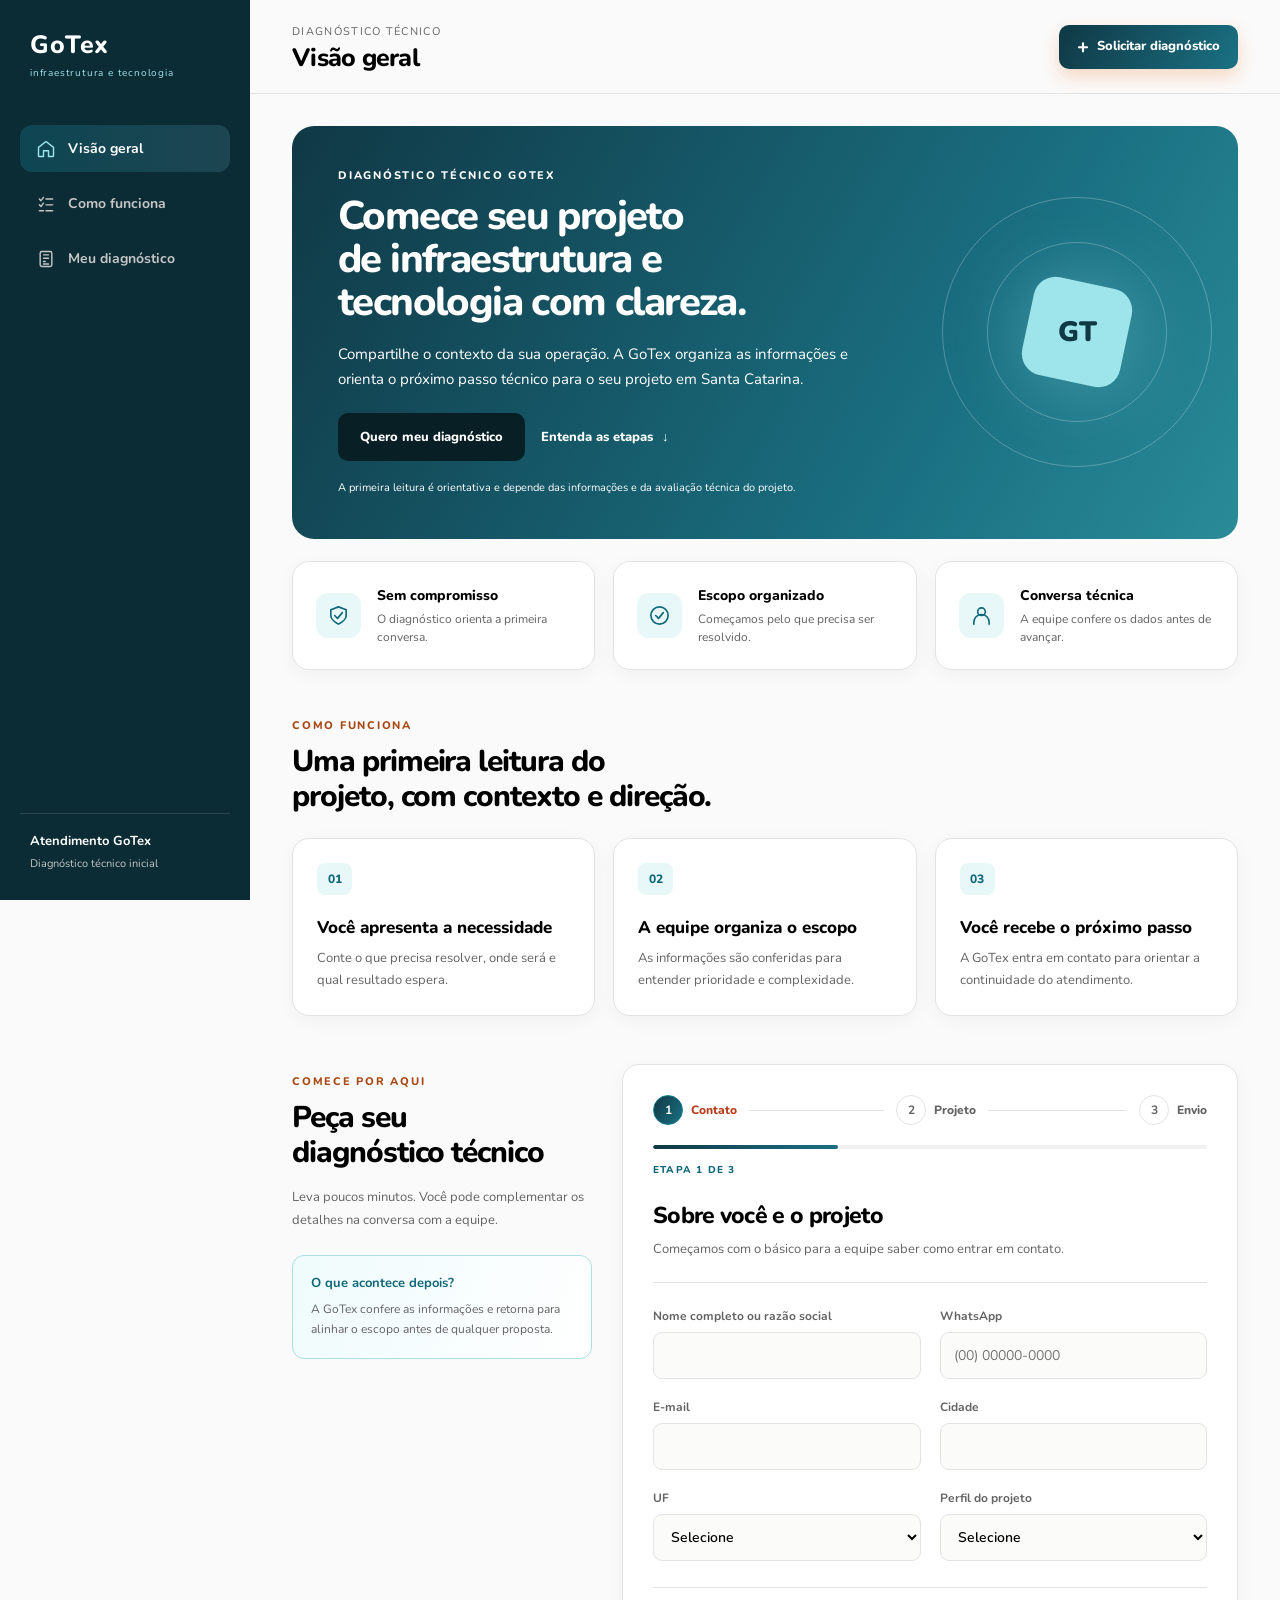
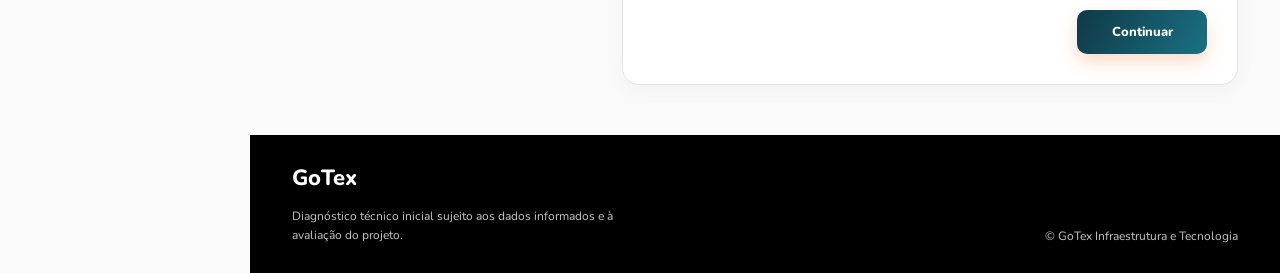
<file: gotex-diagnostico.html>
<!doctype html>
<html lang="pt-BR">
<head>
  <meta charset="UTF-8"><meta name="viewport" content="width=device-width,initial-scale=1">
  <meta name="description" content="Solicite um diagnóstico técnico da GoTex Infraestrutura e Tecnologia em Santa Catarina.">
  <title>Diagnóstico técnico | GoTex Infraestrutura e Tecnologia</title>
  <link rel="preconnect" href="https://fonts.googleapis.com"><link rel="preconnect" href="https://fonts.gstatic.com" crossorigin>
  <link href="https://fonts.googleapis.com/css2?family=Nunito:wght@400;600;700;800;900&display=swap" rel="stylesheet">
  <link rel="stylesheet" href="/theme-portico.css"><link rel="stylesheet" href="/portico-diagnostico.css"><link rel="stylesheet" href="/gotex-diagnostico.css">
</head>
<body class="gotex-diagnostic-page">
  <a class="skip-link" href="#diagnostico">Ir para o formulário</a>
  <div class="public-app-shell">
    <aside class="public-sidebar">
      <a class="gotex-brand" href="/gotex" aria-label="GoTex - início"><strong>GoTex</strong><small>infraestrutura e tecnologia</small></a>
      <nav class="public-nav" aria-label="Navegação da campanha">
        <a class="public-nav-item active" href="#inicio" aria-current="location"><svg viewBox="0 0 24 24" aria-hidden="true"><path d="m3 10 9-7 9 7v10a1 1 0 0 1-1 1h-5v-7H9v7H4a1 1 0 0 1-1-1Z"/></svg><b>Visão geral</b></a>
        <a class="public-nav-item" href="#como-funciona"><svg viewBox="0 0 24 24" aria-hidden="true"><path d="m4 6 2 2 3-4M12 6h8M4 13l2 2 3-4M12 13h8M4 20h5m3 0h8"/></svg><b>Como funciona</b></a>
        <a class="public-nav-item" href="#diagnostico"><svg viewBox="0 0 24 24" aria-hidden="true"><rect x="5" y="3" width="14" height="18" rx="2"/><path d="M9 7h6M9 11h6M9 15h2m-2 3h6"/></svg><b>Meu diagnóstico</b></a>
      </nav>
      <div class="public-sidebar-footer"><strong>Atendimento GoTex</strong><small>Diagnóstico técnico inicial</small></div>
    </aside>
    <div class="public-workspace">
      <header class="site-header"><div class="site-header-title"><small>DIAGNÓSTICO TÉCNICO</small><p>Visão geral</p></div><a class="header-link" href="#diagnostico"><span aria-hidden="true">+</span> Solicitar diagnóstico</a></header>
      <main>
        <section class="hero" id="inicio" aria-labelledby="campaignTitle"><div class="hero-copy"><p class="eyebrow">DIAGNÓSTICO TÉCNICO GOTEX</p><h1 id="campaignTitle">Comece seu projeto de infraestrutura e tecnologia com clareza.</h1><p class="hero-lede">Compartilhe o contexto da sua operação. A GoTex organiza as informações e orienta o próximo passo técnico para o seu projeto em Santa Catarina.</p><div class="hero-actions"><a class="button button-primary" href="#diagnostico">Quero meu diagnóstico</a><a class="text-link" href="#como-funciona">Entenda as etapas <span aria-hidden="true">↓</span></a></div><p class="hero-note">A primeira leitura é orientativa e depende das informações e da avaliação técnica do projeto.</p></div><div class="hero-art" aria-hidden="true"><div class="gotex-core"><span>GT</span></div><div class="orbital orbital-one"></div><div class="orbital orbital-two"></div></div></section>
        <section class="trust-strip" aria-label="Informações importantes"><div><span class="trust-icon"><svg viewBox="0 0 24 24"><path d="m12 3 8 3v6c0 5-8 9-8 9s-8-4-8-9V6Z"/><path d="m8 12 3 3 5-6"/></svg></span><span><strong>Sem compromisso</strong><small>O diagnóstico orienta a primeira conversa.</small></span></div><div><span class="trust-icon"><svg viewBox="0 0 24 24"><circle cx="12" cy="12" r="9"/><path d="m8 12 3 3 5-6"/></svg></span><span><strong>Escopo organizado</strong><small>Começamos pelo que precisa ser resolvido.</small></span></div><div><span class="trust-icon"><svg viewBox="0 0 24 24"><circle cx="12" cy="8" r="4"/><path d="M4 21v-2a8 8 0 0 1 16 0v2"/></svg></span><span><strong>Conversa técnica</strong><small>A equipe confere os dados antes de avançar.</small></span></div></section>
        <section class="steps-section" id="como-funciona"><div class="section-heading"><p class="eyebrow">COMO FUNCIONA</p><h2>Uma primeira leitura do projeto, com contexto e direção.</h2></div><div class="steps-grid"><article><span>01</span><h3>Você apresenta a necessidade</h3><p>Conte o que precisa resolver, onde será e qual resultado espera.</p></article><article><span>02</span><h3>A equipe organiza o escopo</h3><p>As informações são conferidas para entender prioridade e complexidade.</p></article><article><span>03</span><h3>Você recebe o próximo passo</h3><p>A GoTex entra em contato para orientar a continuidade do atendimento.</p></article></div></section>
        <section class="form-section" id="diagnostico" aria-labelledby="formTitle"><div class="form-intro"><p class="eyebrow">COMECE POR AQUI</p><h2 id="formTitle">Peça seu diagnóstico técnico</h2><p>Leva poucos minutos. Você pode complementar os detalhes na conversa com a equipe.</p><div class="form-side-note"><strong>O que acontece depois?</strong><span>A GoTex confere as informações e retorna para alinhar o escopo antes de qualquer proposta.</span></div></div><div class="form-card"><div class="form-progress" id="formProgress"><ol class="form-stepper" aria-label="Etapas do diagnóstico"><li class="active" aria-current="step"><b>1</b><span>Contato</span></li><li><b>2</b><span>Projeto</span></li><li><b>3</b><span>Envio</span></li></ol><div class="progress" role="progressbar" aria-label="Progresso do formulário" aria-valuemin="0" aria-valuemax="3" aria-valuenow="1" aria-valuetext="Etapa 1 de 3"><span class="progress-bar" id="progressBar"></span></div><div class="step-label" id="stepLabel" aria-live="polite">Etapa 1 de 3</div></div>
          <form id="diagnosticForm" novalidate><fieldset class="form-step active" data-step="1"><legend>Sobre você e o projeto</legend><p class="fieldset-help">Começamos com o básico para a equipe saber como entrar em contato.</p><div class="field-grid"><label>Nome completo ou razão social<input name="name" type="text" autocomplete="name" maxlength="120" required></label><label>WhatsApp<input name="whatsapp" type="tel" inputmode="tel" autocomplete="tel" placeholder="(00) 00000-0000" maxlength="20" required></label><label>E-mail<input name="email" type="email" autocomplete="email" maxlength="254" required></label><label>Cidade<input name="city" type="text" autocomplete="address-level2" maxlength="120" required></label><label>UF<select name="state" autocomplete="address-level1" required><option value="">Selecione</option><option>SC</option><option>PR</option><option>RS</option><option>SP</option><option>Outro</option></select></label><label>Perfil do projeto<select name="profile" required><option value="">Selecione</option><option>Residencial</option><option>Comercial</option><option>Industrial</option><option>Outro</option></select></label></div></fieldset>
            <fieldset class="form-step" data-step="2" hidden><legend>Contexto da necessidade</legend><p class="fieldset-help">Quanto mais contexto você compartilhar, melhor será a primeira conversa.</p><div class="field-grid"><label>Especialidade<select name="service" required><option value="">Selecione</option><option>Infraestrutura</option><option>Tecnologia</option><option>Integração</option><option>Diagnóstico técnico</option><option>Outro</option></select></label><label>Momento do projeto<select name="projectStage" required><option value="">Selecione</option><option>Estou pesquisando</option><option>Já tenho uma necessidade definida</option><option>Preciso resolver com prioridade</option><option>Quero revisar uma solução existente</option></select></label><label class="wide">O que você precisa resolver?<textarea name="notes" rows="6" maxlength="2000" placeholder="Descreva o desafio, local, prazo ou resultado esperado."></textarea></label></div></fieldset>
            <fieldset class="form-step" data-step="3" hidden><legend>Confirme e envie</legend><p class="fieldset-help">Revise os dados. A equipe da GoTex usará essas informações somente para este atendimento inicial.</p><label class="check-row"><input name="privacyAccepted" type="checkbox" required><span>Li e concordo que a GoTex use estes dados para atender minha solicitação e preparar o próximo passo do diagnóstico técnico.</span></label><p class="privacy-copy">A empresa responsável pelo atendimento é GoTex Infraestrutura e Tecnologia, em Santa Catarina. Consulte a <a href="/privacidade">política de privacidade</a>.</p></fieldset><p class="form-error" id="formError" role="alert"></p><div class="form-actions"><button class="button button-ghost" id="prevStep" type="button" hidden>Voltar</button><button class="button button-primary" id="nextStep" type="button">Continuar</button></div></form><section class="confirmation" id="confirmation" hidden aria-labelledby="confirmationTitle"><div class="confirmation-icon">✓</div><p class="eyebrow">SOLICITAÇÃO RECEBIDA</p><h2 id="confirmationTitle" tabindex="-1">Seu diagnóstico entrou na fila de conferência.</h2><p>Guarde seu protocolo. A equipe GoTex vai revisar os dados antes de retornar.</p><div class="protocol-box"><span>PROTOCOLO</span><strong id="protocol"></strong></div><a class="button button-primary" href="#inicio">Voltar ao início</a></section></div></section>
      </main>
      <footer class="site-footer"><div><strong class="footer-gotex">GoTex</strong><p>Diagnóstico técnico inicial sujeito aos dados informados e à avaliação do projeto.</p></div><span>© GoTex Infraestrutura e Tecnologia</span></footer>
    </div>
  </div>
  <script src="/gotex-diagnostico.js"></script>
</body>
</html>
</file>
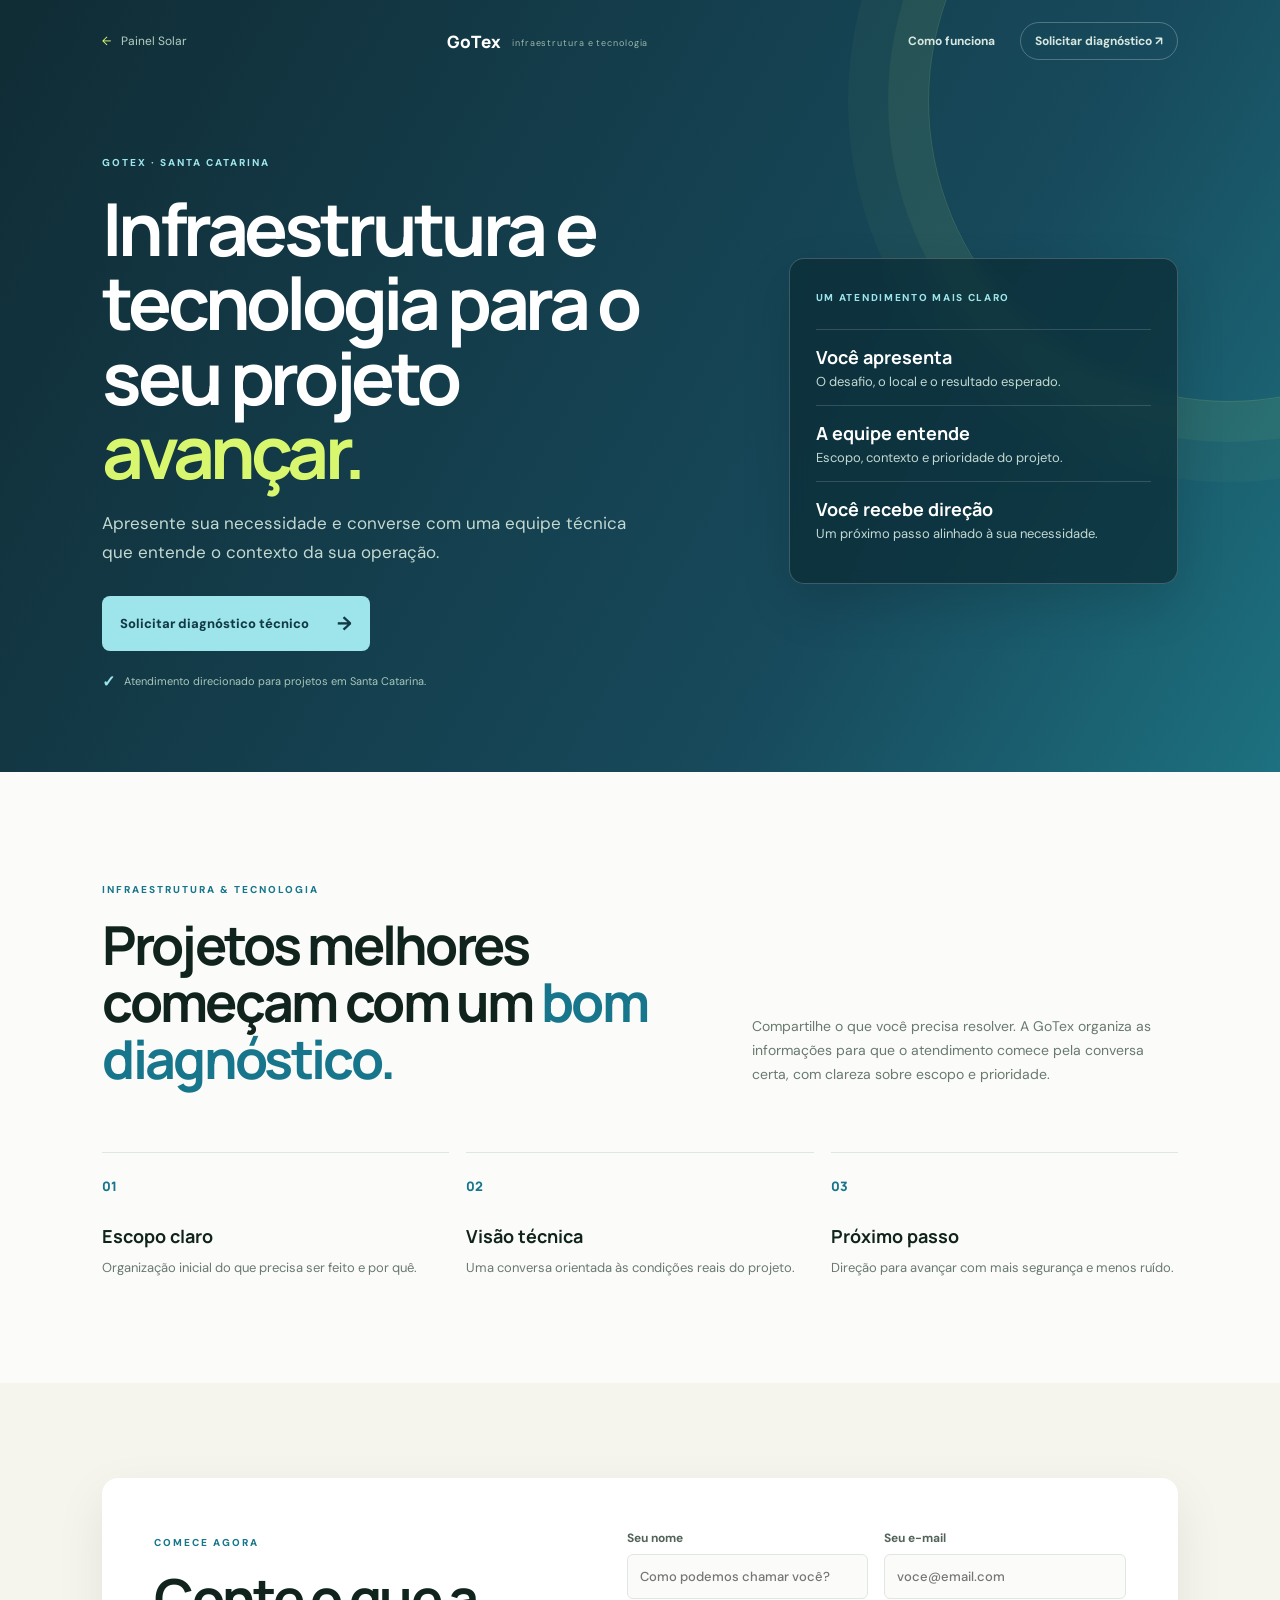
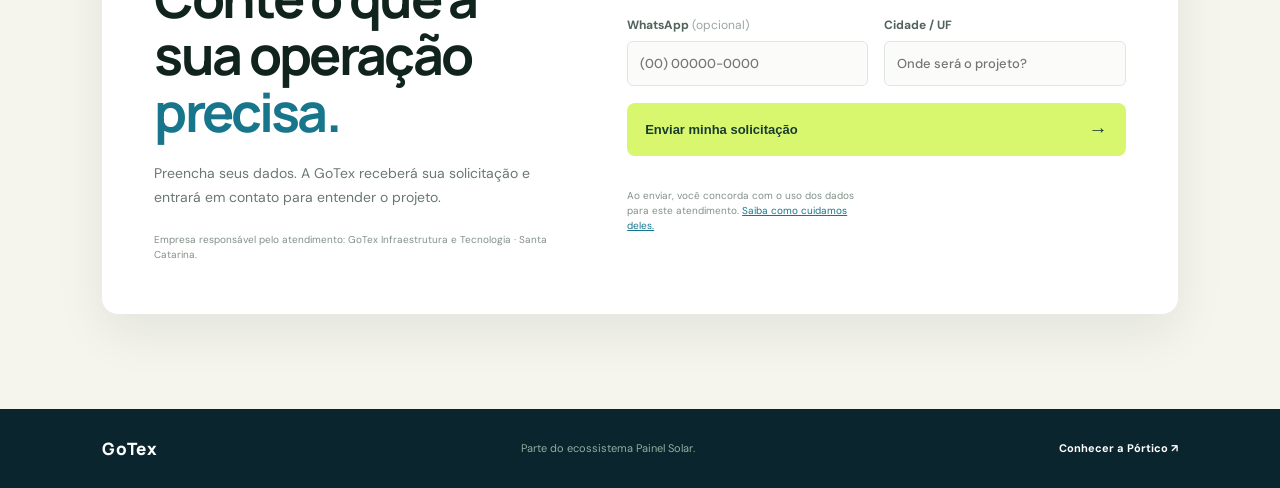
<file: gotex.html>
<!doctype html>
<html lang="pt-BR">
<head><meta charset="UTF-8"><meta name="viewport" content="width=device-width,initial-scale=1"><meta name="description" content="GoTex Infraestrutura e Tecnologia: fale com um especialista em Santa Catarina."><title>GoTex | Infraestrutura e tecnologia em Santa Catarina</title><link rel="preconnect" href="https://fonts.googleapis.com"><link rel="preconnect" href="https://fonts.gstatic.com" crossorigin><link href="https://fonts.googleapis.com/css2?family=DM+Sans:wght@400;500;600;700&family=Manrope:wght@600;700;800&display=swap" rel="stylesheet"><link rel="stylesheet" href="brand.css"></head>
<body class="gotex-page" data-company="gotex">
  <header class="brand-header"><a class="back-link" href="/"><span>←</span> Painel Solar</a><a class="brand-wordmark" href="/gotex"><span class="gotex-wordmark">GoTex</span><span><small>infraestrutura e tecnologia</small></span></a><nav><a href="#como-funciona">Como funciona</a><a class="header-button" href="/gotex/diagnostico">Solicitar diagnóstico <span>↗</span></a></nav></header>
  <main><section class="brand-hero gotex-theme"><div class="brand-hero-copy"><span class="eyebrow">GOTEX · SANTA CATARINA</span><h1>Infraestrutura e tecnologia para o seu projeto <em>avançar.</em></h1><p>Apresente sua necessidade e converse com uma equipe técnica que entende o contexto da sua operação.</p><a class="brand-button" href="/gotex/diagnostico">Solicitar diagnóstico técnico <span>→</span></a><div class="brand-hero-note"><b>✓</b> Atendimento direcionado para projetos em Santa Catarina.</div></div><div class="brand-panel"><span class="panel-kicker">UM ATENDIMENTO MAIS CLARO</span><ul><li><strong>Você apresenta</strong>O desafio, o local e o resultado esperado.</li><li><strong>A equipe entende</strong>Escopo, contexto e prioridade do projeto.</li><li><strong>Você recebe direção</strong>Um próximo passo alinhado à sua necessidade.</li></ul></div></section><section class="brand-content" id="como-funciona"><div class="brand-content-grid"><div><span class="section-label">INFRAESTRUTURA & TECNOLOGIA</span><h2>Projetos melhores começam com um <em>bom diagnóstico.</em></h2></div><p>Compartilhe o que você precisa resolver. A GoTex organiza as informações para que o atendimento comece pela conversa certa, com clareza sobre escopo e prioridade.</p></div><div class="value-grid"><article><b>01</b><h3>Escopo claro</h3><p>Organização inicial do que precisa ser feito e por quê.</p></article><article><b>02</b><h3>Visão técnica</h3><p>Uma conversa orientada às condições reais do projeto.</p></article><article><b>03</b><h3>Próximo passo</h3><p>Direção para avançar com mais segurança e menos ruído.</p></article></div></section><section class="lead-section" id="cadastro"><div class="lead-card"><div class="form-copy"><span class="section-label">COMECE AGORA</span><h2>Conte o que a sua operação <em>precisa.</em></h2><p>Preencha seus dados. A GoTex receberá sua solicitação e entrará em contato para entender o projeto.</p><small>Empresa responsável pelo atendimento: GoTex Infraestrutura e Tecnologia · Santa Catarina.</small></div><form class="lead-form" id="leadForm"><input type="hidden" name="company" value="gotex"><input type="hidden" name="source" value="gotex-page"><label>Seu nome<input name="name" autocomplete="name" required maxlength="120" placeholder="Como podemos chamar você?"></label><label>Seu e-mail<input name="email" type="email" autocomplete="email" required maxlength="254" placeholder="voce@email.com"></label><label>WhatsApp <span>(opcional)</span><input name="phone" autocomplete="tel" placeholder="(00) 00000-0000"></label><label>Cidade / UF<input name="city" required maxlength="120" placeholder="Onde será o projeto?"></label><button class="brand-button" type="submit">Enviar minha solicitação <span>→</span></button><p class="privacy-note">Ao enviar, você concorda com o uso dos dados para este atendimento. <a href="/privacidade">Saiba como cuidamos deles.</a></p><p class="form-status" id="formStatus" role="status"></p></form></div></section></main><footer class="brand-footer"><a class="brand-wordmark" href="/"><span class="gotex-wordmark">GoTex</span></a><span>Parte do ecossistema Painel Solar.</span><a href="/portico-solar">Conhecer a Pórtico ↗</a></footer><script src="brand.js"></script>
</body></html>
</file>
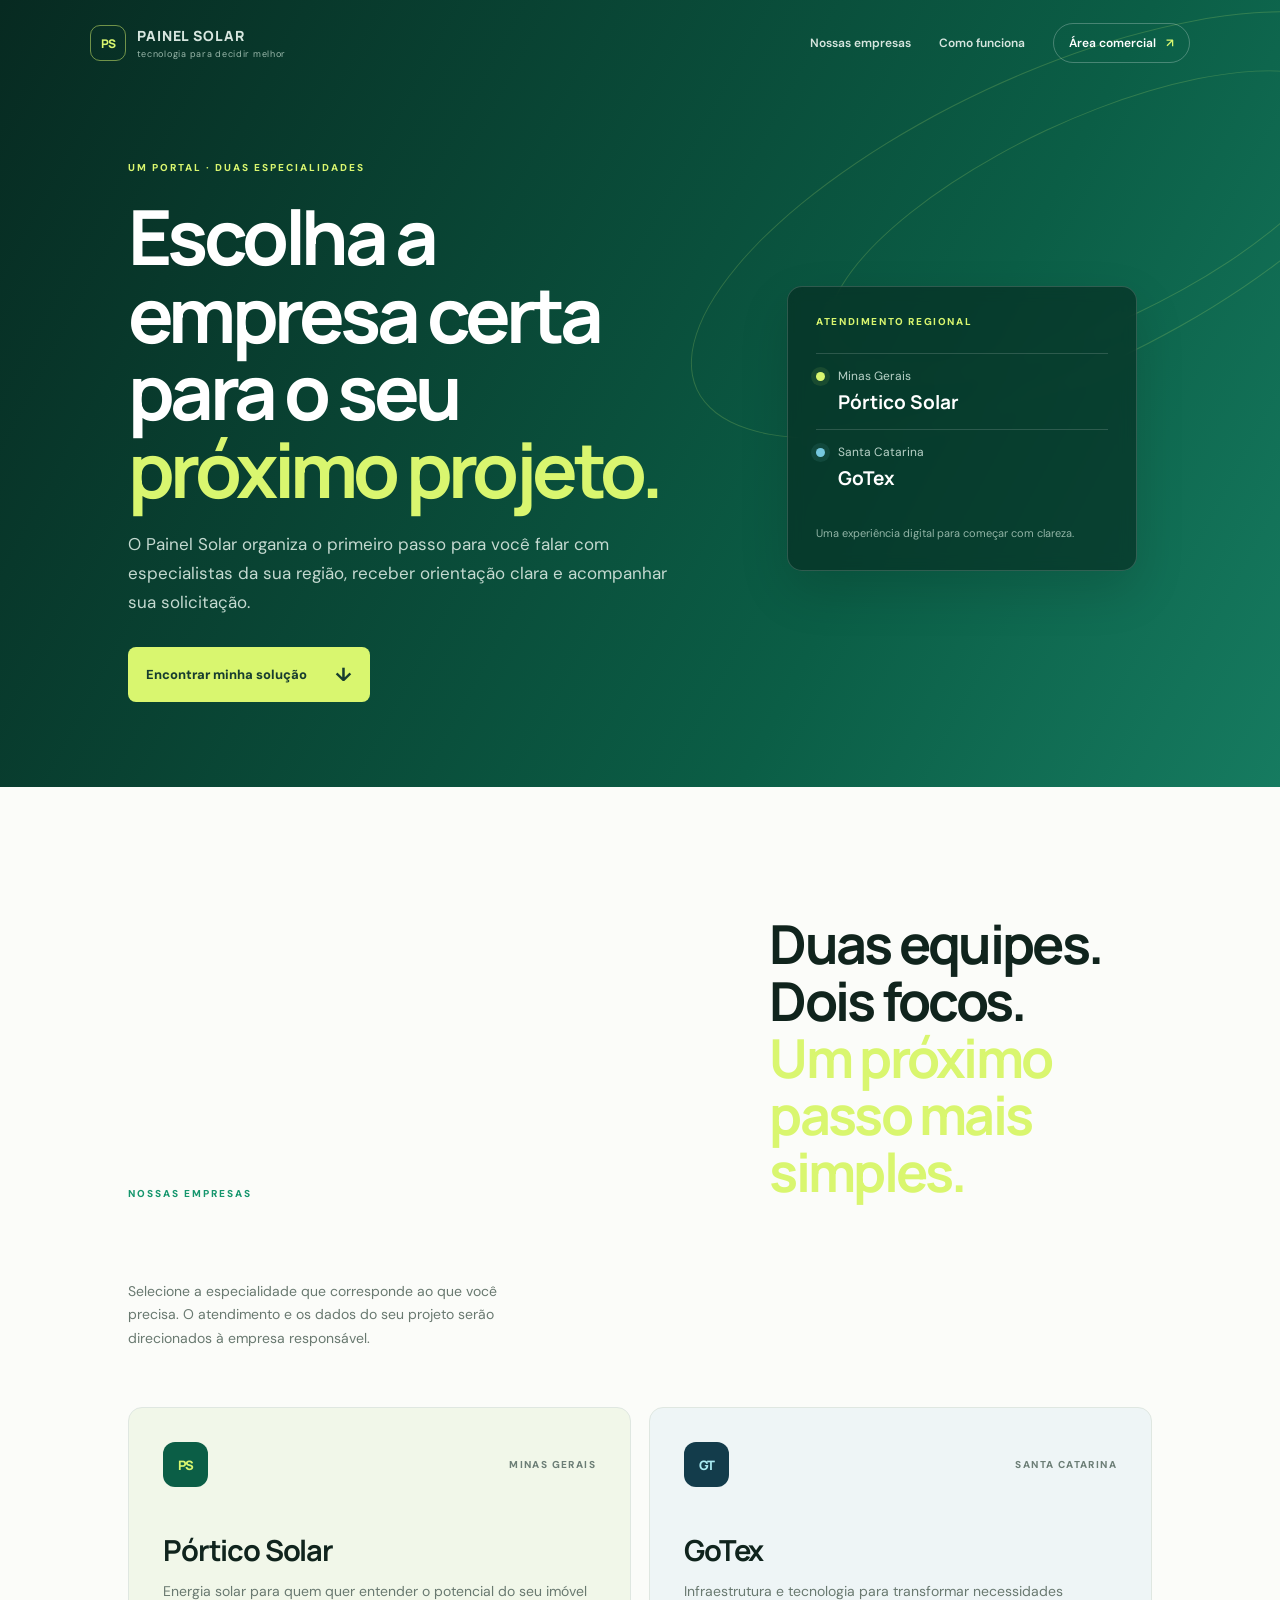
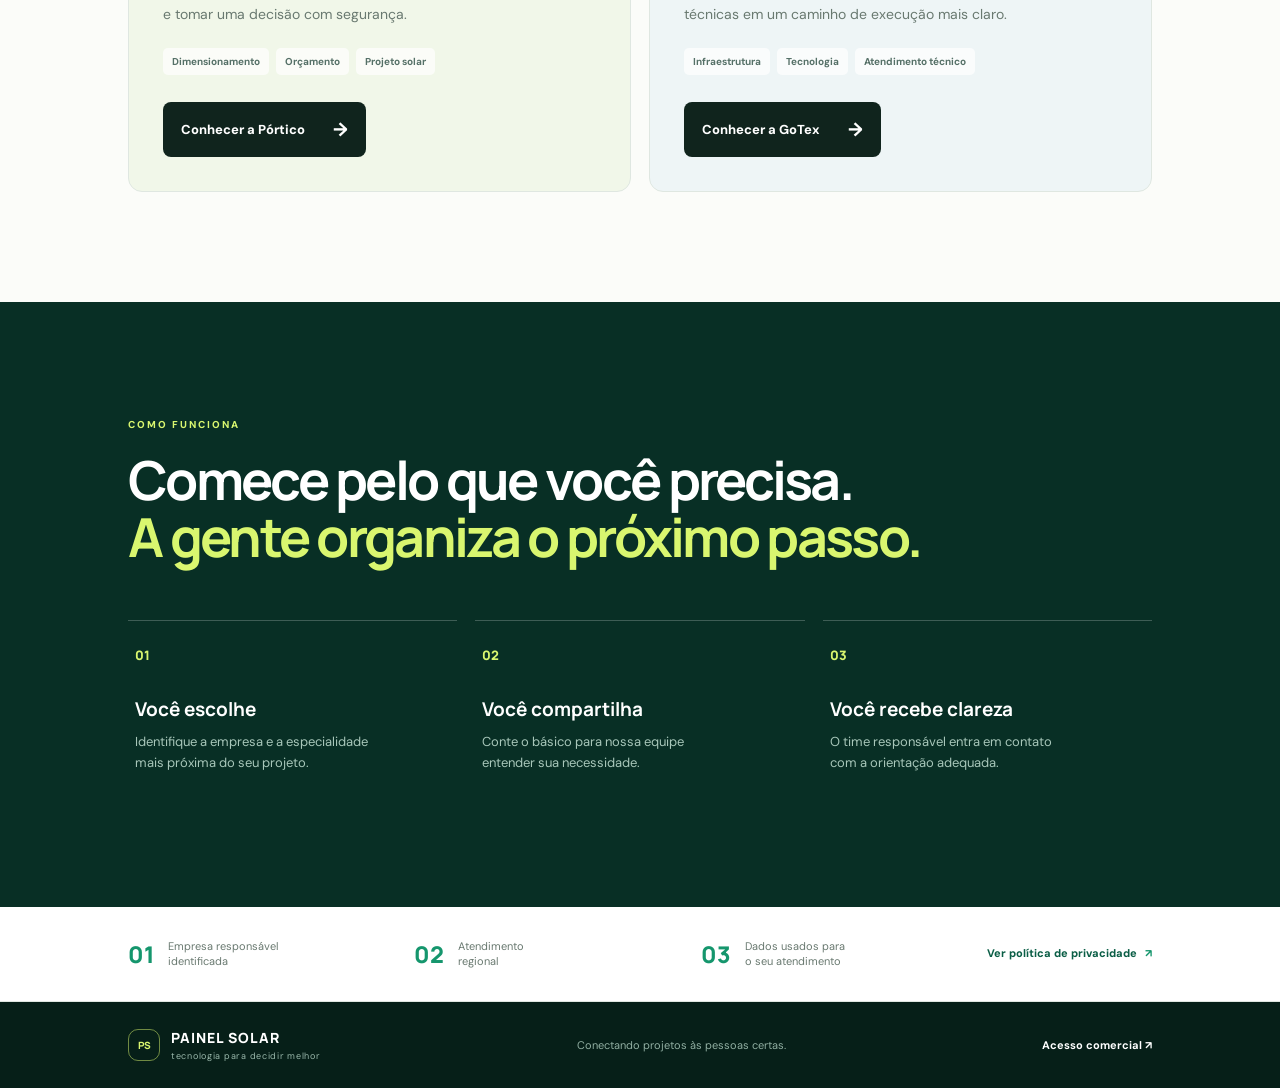
<file: landing.html>
<!doctype html>
<html lang="pt-BR">
<head>
  <meta charset="UTF-8" />
  <meta name="viewport" content="width=device-width, initial-scale=1.0" />
  <meta name="description" content="Painel Solar conecta você à empresa certa para o seu projeto de energia, infraestrutura ou tecnologia." />
  <title>Painel Solar | A solução certa para o seu projeto</title>
  <link rel="preconnect" href="https://fonts.googleapis.com">
  <link rel="preconnect" href="https://fonts.gstatic.com" crossorigin>
  <link href="https://fonts.googleapis.com/css2?family=DM+Sans:wght@400;500;600;700&family=Manrope:wght@600;700;800&display=swap" rel="stylesheet">
  <link rel="stylesheet" href="landing.css" />
</head>
<body>
  <header class="hub-header">
    <a class="hub-brand" href="/" aria-label="Painel Solar - início"><span class="brand-mark">PS</span><span><strong>PAINEL SOLAR</strong><small>tecnologia para decidir melhor</small></span></a>
    <nav aria-label="Navegação principal"><a href="#empresas">Nossas empresas</a><a href="#processo">Como funciona</a><a class="header-link" href="/app">Área comercial <span>↗</span></a></nav>
  </header>

  <main>
    <section class="hub-hero">
      <div class="hero-orbit orbit-one"></div><div class="hero-orbit orbit-two"></div>
      <div class="hub-hero-copy"><span class="eyebrow">UM PORTAL · DUAS ESPECIALIDADES</span><h1>Escolha a empresa certa para o seu <em>próximo projeto.</em></h1><p>O Painel Solar organiza o primeiro passo para você falar com especialistas da sua região, receber orientação clara e acompanhar sua solicitação.</p><a class="button button-lime" href="#empresas">Encontrar minha solução <span>↓</span></a></div>
      <div class="hub-hero-card"><span class="card-kicker">ATENDIMENTO REGIONAL</span><div class="hero-card-line"><span class="pulse-dot"></span><span>Minas Gerais</span><strong>Pórtico Solar</strong></div><div class="hero-card-line"><span class="pulse-dot blue"></span><span>Santa Catarina</span><strong>GoTex</strong></div><div class="hero-card-footer">Uma experiência digital para começar com clareza.</div></div>
    </section>

    <section class="choice-section" id="empresas"><div class="section-intro"><span class="section-label">NOSSAS EMPRESAS</span><h2>Duas equipes. Dois focos.<br><em>Um próximo passo mais simples.</em></h2><p>Selecione a especialidade que corresponde ao que você precisa. O atendimento e os dados do seu projeto serão direcionados à empresa responsável.</p></div><div class="company-grid">
      <article class="company-card portico-card"><div class="company-top"><span class="company-symbol">PS</span><span class="state-pill">MINAS GERAIS</span></div><h3>Pórtico Solar</h3><p>Energia solar para quem quer entender o potencial do seu imóvel e tomar uma decisão com segurança.</p><div class="company-tags"><span>Dimensionamento</span><span>Orçamento</span><span>Projeto solar</span></div><a class="button button-dark" href="/portico-solar">Conhecer a Pórtico <span>→</span></a></article>
      <article class="company-card gotex-card"><div class="company-top"><span class="company-symbol gotex-symbol">GT</span><span class="state-pill">SANTA CATARINA</span></div><h3>GoTex</h3><p>Infraestrutura e tecnologia para transformar necessidades técnicas em um caminho de execução mais claro.</p><div class="company-tags"><span>Infraestrutura</span><span>Tecnologia</span><span>Atendimento técnico</span></div><a class="button button-dark" href="/gotex">Conhecer a GoTex <span>→</span></a></article>
    </div></section>

    <section class="process-section" id="processo"><span class="section-label">COMO FUNCIONA</span><h2>Comece pelo que você precisa.<br><em>A gente organiza o próximo passo.</em></h2><div class="process-grid"><article><span>01</span><h3>Você escolhe</h3><p>Identifique a empresa e a especialidade mais próxima do seu projeto.</p></article><article><span>02</span><h3>Você compartilha</h3><p>Conte o básico para nossa equipe entender sua necessidade.</p></article><article><span>03</span><h3>Você recebe clareza</h3><p>O time responsável entra em contato com a orientação adequada.</p></article></div></section>

    <section class="trust-section"><div><strong>01</strong><span>Empresa responsável<br>identificada</span></div><div><strong>02</strong><span>Atendimento<br>regional</span></div><div><strong>03</strong><span>Dados usados para<br>o seu atendimento</span></div><a href="/privacidade">Ver política de privacidade <span>↗</span></a></section>
  </main>

  <footer class="hub-footer"><a class="hub-brand" href="/"><span class="brand-mark">PS</span><span><strong>PAINEL SOLAR</strong><small>tecnologia para decidir melhor</small></span></a><span>Conectando projetos às pessoas certas.</span><a href="/app">Acesso comercial ↗</a></footer>
</body>
</html>
</file>
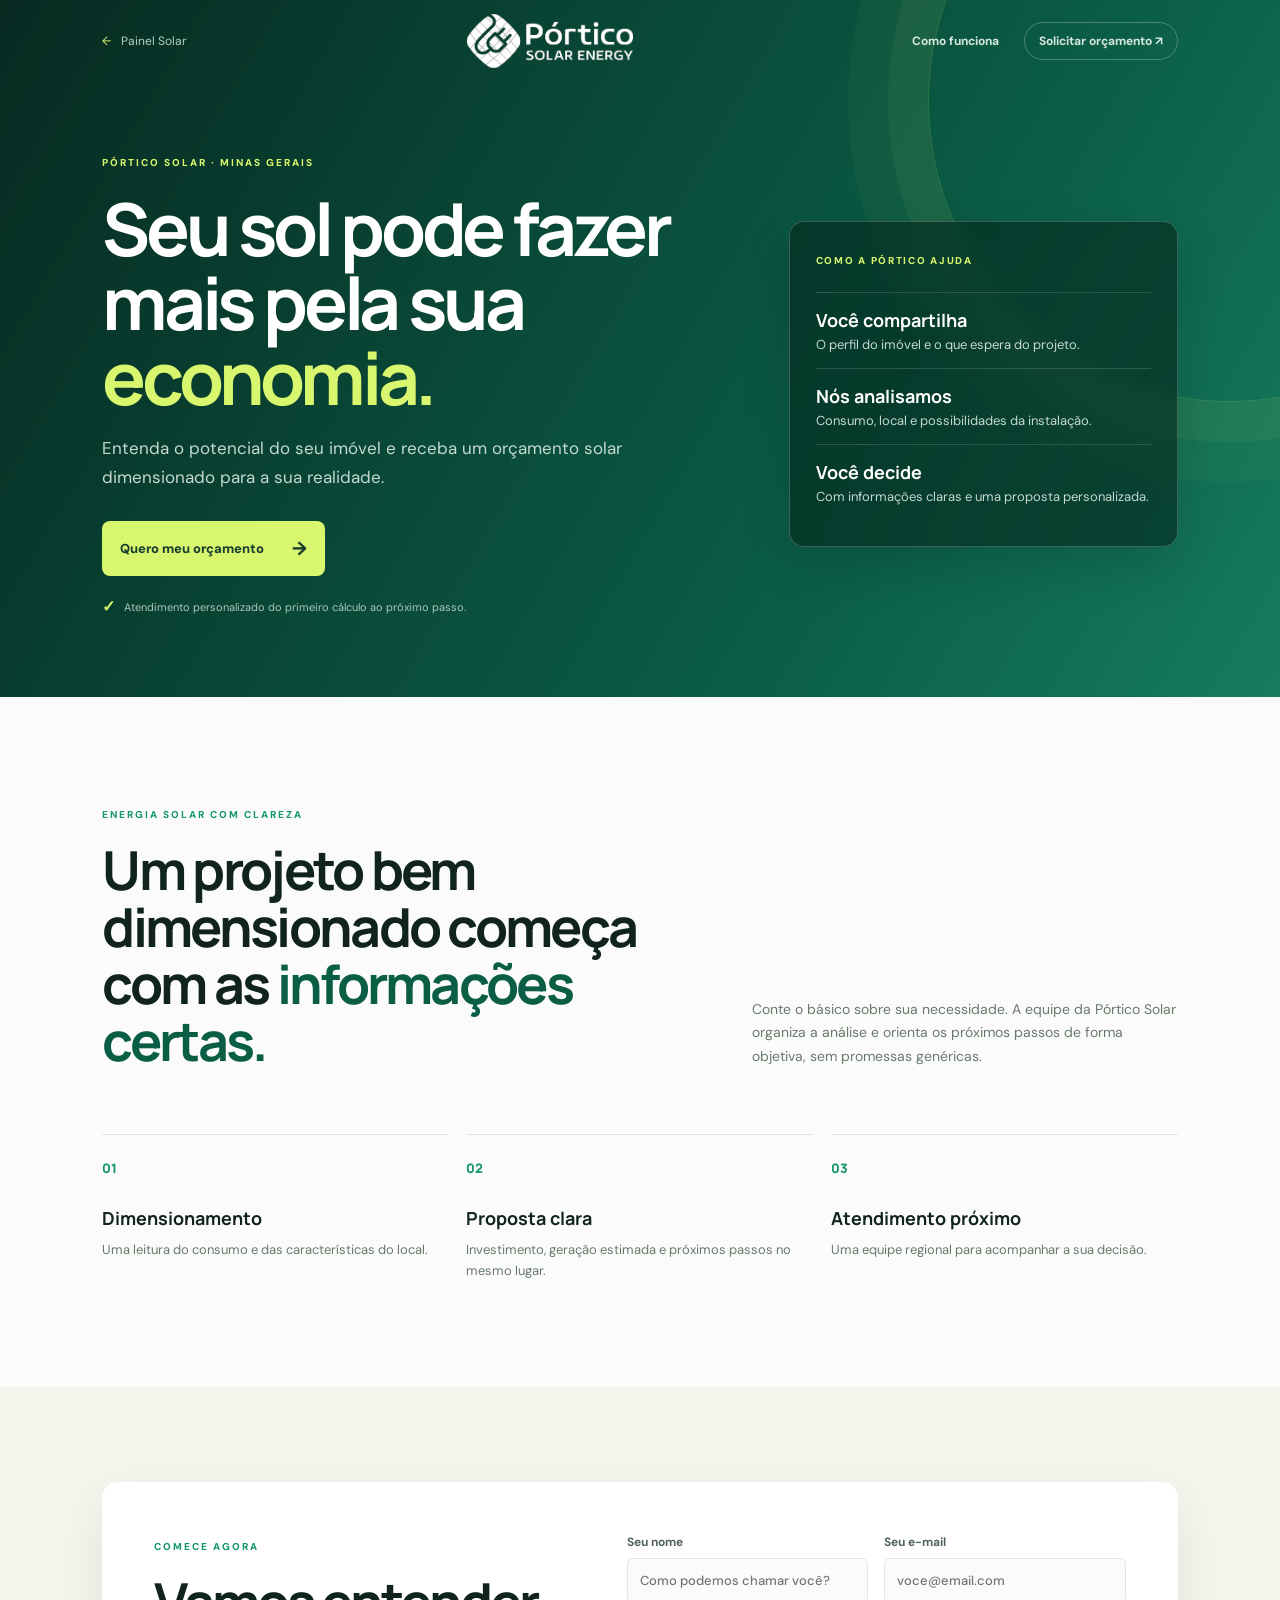
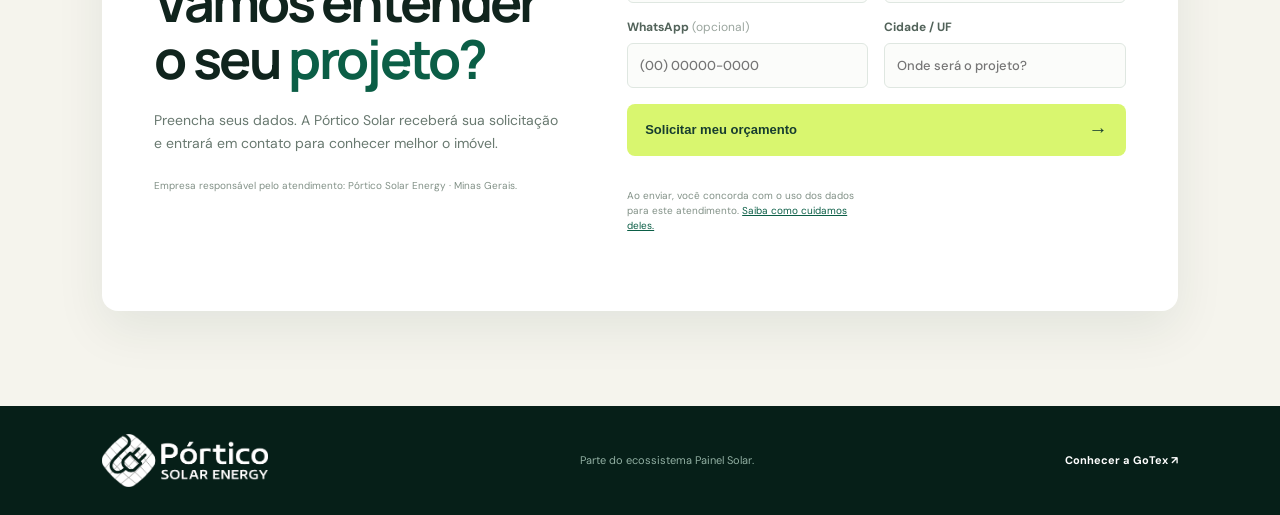
<file: portico-solar.html>
<!doctype html>
<html lang="pt-BR">
<head><meta charset="UTF-8"><meta name="viewport" content="width=device-width,initial-scale=1"><meta name="description" content="Pórtico Solar: energia solar e orçamento personalizado em Minas Gerais."><title>Pórtico Solar | Energia solar em Minas Gerais</title><link rel="preconnect" href="https://fonts.googleapis.com"><link rel="preconnect" href="https://fonts.gstatic.com" crossorigin><link href="https://fonts.googleapis.com/css2?family=DM+Sans:wght@400;500;600;700&family=Manrope:wght@600;700;800&display=swap" rel="stylesheet"><link rel="stylesheet" href="brand.css"></head>
<body class="portico-page" data-company="portico">
  <header class="brand-header"><a class="back-link" href="/"><span>←</span> Painel Solar</a><a class="brand-wordmark" href="/portico-solar"><img src="assets/portico-logo-horizontal-white-transparent.png" alt="Pórtico Solar Energy"></a><nav><a href="#como-funciona">Como funciona</a><a class="header-button" href="#cadastro">Solicitar orçamento <span>↗</span></a></nav></header>
  <main><section class="brand-hero portico-theme"><div class="brand-hero-copy"><span class="eyebrow">PÓRTICO SOLAR · MINAS GERAIS</span><h1>Seu sol pode fazer mais pela sua <em>economia.</em></h1><p>Entenda o potencial do seu imóvel e receba um orçamento solar dimensionado para a sua realidade.</p><a class="brand-button" href="#cadastro">Quero meu orçamento <span>→</span></a><div class="brand-hero-note"><b>✓</b> Atendimento personalizado do primeiro cálculo ao próximo passo.</div></div><div class="brand-panel"><span class="panel-kicker">COMO A PÓRTICO AJUDA</span><ul><li><strong>Você compartilha</strong>O perfil do imóvel e o que espera do projeto.</li><li><strong>Nós analisamos</strong>Consumo, local e possibilidades da instalação.</li><li><strong>Você decide</strong>Com informações claras e uma proposta personalizada.</li></ul></div></section><section class="brand-content" id="como-funciona"><div class="brand-content-grid"><div><span class="section-label">ENERGIA SOLAR COM CLAREZA</span><h2>Um projeto bem dimensionado começa com as <em>informações certas.</em></h2></div><p>Conte o básico sobre sua necessidade. A equipe da Pórtico Solar organiza a análise e orienta os próximos passos de forma objetiva, sem promessas genéricas.</p></div><div class="value-grid"><article><b>01</b><h3>Dimensionamento</h3><p>Uma leitura do consumo e das características do local.</p></article><article><b>02</b><h3>Proposta clara</h3><p>Investimento, geração estimada e próximos passos no mesmo lugar.</p></article><article><b>03</b><h3>Atendimento próximo</h3><p>Uma equipe regional para acompanhar a sua decisão.</p></article></div></section><section class="lead-section" id="cadastro"><div class="lead-card"><div class="form-copy"><span class="section-label">COMECE AGORA</span><h2>Vamos entender o seu <em>projeto?</em></h2><p>Preencha seus dados. A Pórtico Solar receberá sua solicitação e entrará em contato para conhecer melhor o imóvel.</p><small>Empresa responsável pelo atendimento: Pórtico Solar Energy · Minas Gerais.</small></div><form class="lead-form" id="leadForm"><input type="hidden" name="company" value="portico"><input type="hidden" name="source" value="portico-page"><label>Seu nome<input name="name" autocomplete="name" required maxlength="120" placeholder="Como podemos chamar você?"></label><label>Seu e-mail<input name="email" type="email" autocomplete="email" required maxlength="254" placeholder="voce@email.com"></label><label>WhatsApp <span>(opcional)</span><input name="phone" autocomplete="tel" placeholder="(00) 00000-0000"></label><label>Cidade / UF<input name="city" required maxlength="120" placeholder="Onde será o projeto?"></label><button class="brand-button" type="submit">Solicitar meu orçamento <span>→</span></button><p class="privacy-note">Ao enviar, você concorda com o uso dos dados para este atendimento. <a href="/privacidade">Saiba como cuidamos deles.</a></p><p class="form-status" id="formStatus" role="status"></p></form></div></section></main><footer class="brand-footer"><a class="brand-wordmark" href="/"><img src="assets/portico-logo-horizontal-white-transparent.png" alt="Pórtico Solar Energy"></a><span>Parte do ecossistema Painel Solar.</span><a href="/gotex">Conhecer a GoTex ↗</a></footer><script src="brand.js"></script>
</body></html>
</file>
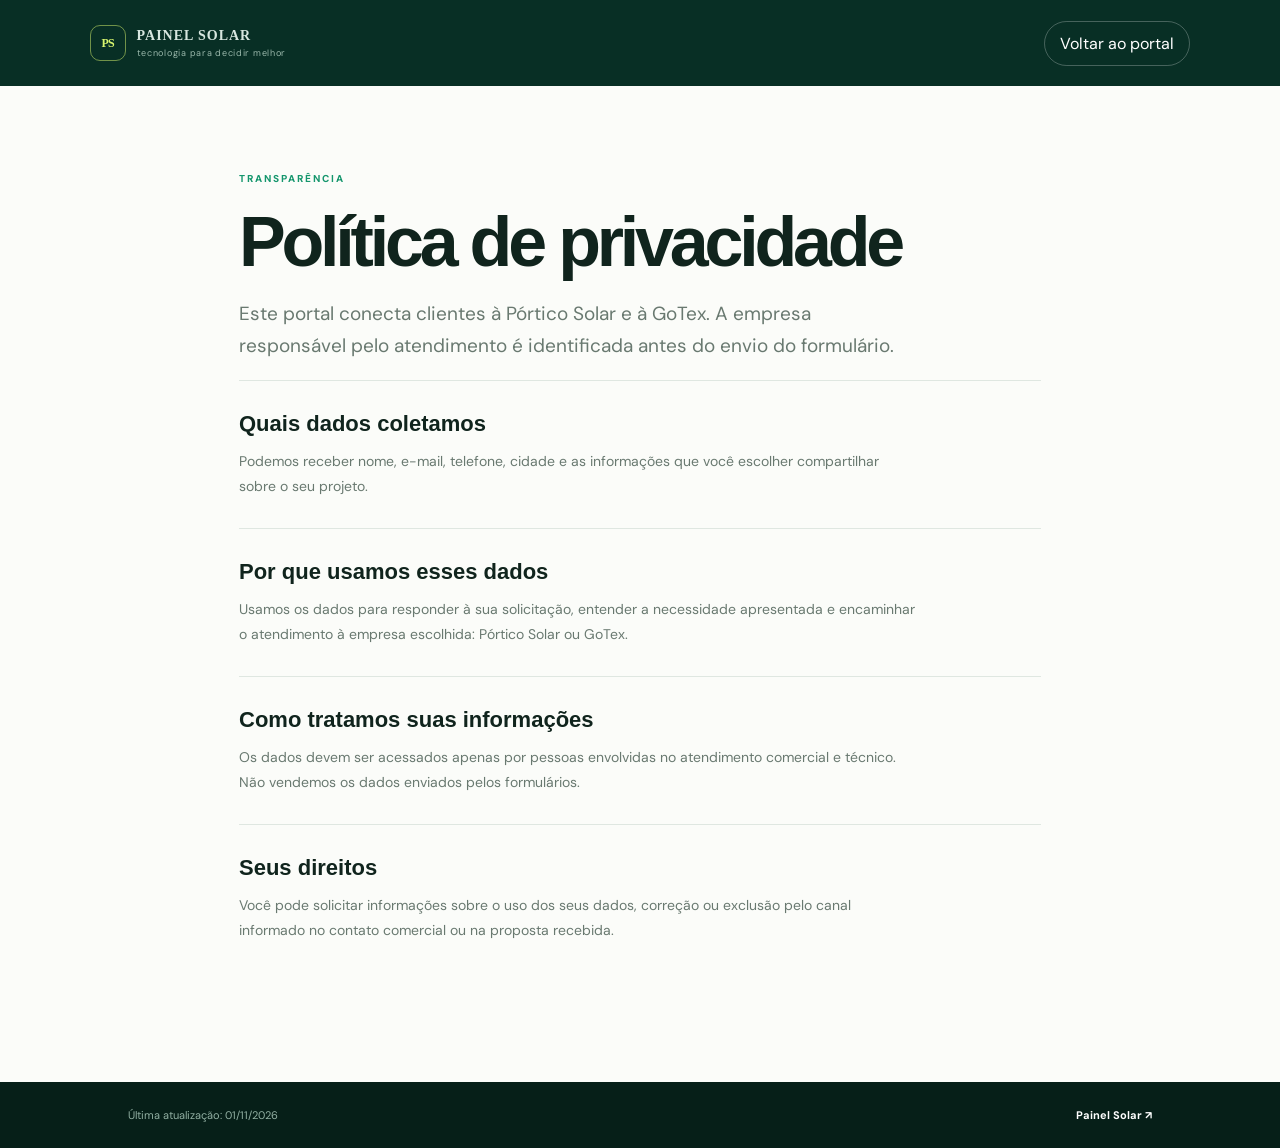
<file: privacidade.html>
<!doctype html>
<html lang="pt-BR"><head><meta charset="UTF-8"><meta name="viewport" content="width=device-width,initial-scale=1"><title>Privacidade | Painel Solar</title><link rel="preconnect" href="https://fonts.googleapis.com"><link rel="preconnect" href="https://fonts.gstatic.com" crossorigin><link href="https://fonts.googleapis.com/css2?family=DM+Sans:wght@400;500;600;700&display=swap" rel="stylesheet"><link rel="stylesheet" href="landing.css"></head><body><header class="hub-header" style="position:relative;background:#082f25"><a class="hub-brand" href="/"><span class="brand-mark">PS</span><span><strong>PAINEL SOLAR</strong><small>tecnologia para decidir melhor</small></span></a><a class="header-link" href="/">Voltar ao portal</a></header><main class="privacy-page"><span class="section-label">TRANSPARÊNCIA</span><h1>Política de privacidade</h1><p class="privacy-lead">Este portal conecta clientes à Pórtico Solar e à GoTex. A empresa responsável pelo atendimento é identificada antes do envio do formulário.</p><section><h2>Quais dados coletamos</h2><p>Podemos receber nome, e-mail, telefone, cidade e as informações que você escolher compartilhar sobre o seu projeto.</p></section><section><h2>Por que usamos esses dados</h2><p>Usamos os dados para responder à sua solicitação, entender a necessidade apresentada e encaminhar o atendimento à empresa escolhida: Pórtico Solar ou GoTex.</p></section><section><h2>Como tratamos suas informações</h2><p>Os dados devem ser acessados apenas por pessoas envolvidas no atendimento comercial e técnico. Não vendemos os dados enviados pelos formulários.</p></section><section><h2>Seus direitos</h2><p>Você pode solicitar informações sobre o uso dos seus dados, correção ou exclusão pelo canal informado no contato comercial ou na proposta recebida.</p></section></main><footer class="hub-footer"><span>Última atualização: 01/11/2026</span><a href="/">Painel Solar ↗</a></footer></body></html>
</file>
<file: theme-portico.css>
/* Identidade visual oficial Pórtico Solar Energy */
:root {
  --ink: #000000;
  --muted: #646363;
  --green: #EC6C19;
  --green2: #E73C1D;
  --lime: #F59E17;
  --cream: #FAFAFA;
  --white: #FFFFFF;
  --line: #E3E3E3;
  --amber: #F59E17;
  --blue: #EC6C19;
  --portico-gradient: linear-gradient(120deg, #E73C1D 0%, #EC6C19 52%, #F59E17 100%);
  --shadow: 0 18px 50px rgba(0, 0, 0, .10);
}

body, body * { font-family: 'Nunito', Arial, sans-serif !important; }
.brand, .topbar h1, .hero h2, .metric strong, .panel h3, .form-title h2,
.average-box strong, .proposal-brand b, .portico-wordmark, .cover-copy h2, .cover-result strong,
.section-heading, .result-grid strong, .chart-heading strong, .finance-highlight strong,
.economy-row strong, .equipment h3, .terms h3 { font-family: 'Nunito', sans-serif; }

body { color: var(--ink); background: #FAFAFA; }
.sidebar { background: #000000; }
.brand-mark { background: var(--portico-gradient); color: #FFFFFF; border-radius: 11px; }
.portico-logo { align-items: center; gap: 12px; }
.brand.portico-logo { margin-bottom: 44px; }
.portico-logo-img { display: block; width: 100%; height: auto; object-fit: contain; }
.sidebar .portico-logo-img-horizontal { width: 176px; max-height: 82px; object-fit: contain; }
.proposal-cover .portico-logo-img-vertical { width: 150px; filter: drop-shadow(0 10px 22px rgba(0,0,0,.18)); }
.proposal-header .portico-logo-img-horizontal { width: 168px; }
.portico-emblem {
  width: 42px;
  height: 42px;
  flex: 0 0 42px;
  position: relative;
  display: grid;
  place-items: center;
  border-radius: 12px;
  background: var(--portico-gradient);
  overflow: hidden;
  box-shadow: inset 0 0 0 1px rgba(255,255,255,.18);
}
.portico-emblem::before,
.portico-emblem::after,
.portico-emblem span::before,
.portico-emblem span::after {
  content: "";
  position: absolute;
  background: #FFFFFF;
}
.portico-emblem::before {
  width: 20px;
  height: 20px;
  right: 6px;
  top: 6px;
  border-radius: 50%;
}
.portico-emblem::after {
  left: 9px;
  right: 9px;
  bottom: 9px;
  height: 6px;
  border-radius: 10px;
}
.portico-emblem span::before {
  width: 6px;
  height: 24px;
  left: 9px;
  bottom: 9px;
  border-radius: 10px 10px 2px 2px;
}
.portico-emblem span::after {
  width: 19px;
  height: 6px;
  left: 9px;
  top: 15px;
  border-radius: 10px;
}
.portico-wordmark { display: grid; gap: 1px; line-height: 1; color: #FFFFFF; letter-spacing: 0; }
.portico-wordmark strong { font-size: 21px; font-weight: 900; letter-spacing: 0; }
.portico-wordmark small { font-size: 9px; font-weight: 900; letter-spacing: .22em; color: #F59E17; }
.proposal-brand.portico-logo { gap: 10px; }
.proposal-brand .portico-emblem { width: 40px; height: 40px; flex-basis: 40px; }
.proposal-brand .portico-wordmark strong { font-size: 18px; }
.proposal-brand .portico-wordmark small { font-size: 8px; }
.proposal-brand.dark .portico-wordmark { color: #000000; }
.proposal-brand.dark .portico-wordmark small { color: #EC6C19; }
.nav-item { color: #C6C6C6; }
.nav-item:hover, .nav-item.active {
  background: linear-gradient(90deg, rgba(231, 60, 29, .28), rgba(245, 158, 23, .16));
  color: #FFFFFF;
}
.avatar { background: var(--portico-gradient); }
.sidebar-footer small { color: #C6C6C6; }
.topbar { background: rgba(250, 250, 250, .94); border-color: #E3E3E3; }
.primary { background: var(--portico-gradient); box-shadow: 0 8px 18px rgba(236, 108, 25, .24); }
.primary:hover { background: linear-gradient(120deg, #D9341B, #E95C13, #EB8B0F); }
.hero { background: var(--portico-gradient); }
.eyebrow, .hero p { color: #FFFFFF; }
.primary.light { background: #000000; color: #FFFFFF; }
.sun { background: #FFFFFF; color: #EC6C19; box-shadow: 0 0 70px rgba(255, 255, 255, .32); }
.metric, .panel, .form-card { border-color: #E3E3E3; box-shadow: 0 5px 20px rgba(0, 0, 0, .04); }
.metric-icon.green, .metric-icon.amber, .metric-icon.blue { background: #FFF0E7; color: #E73C1D; }
.metric em { color: #EC6C19; }
.sent { background: #FFF0E7; color: #C93418; }
.draft { background: #E3E3E3; color: #646363; }
.approved { background: #FFE3D2; color: #A72C18; }
.step.active { color: #E73C1D; }
.step.active b { background: var(--portico-gradient); border-color: #EC6C19; }
.form-title > span { color: #E73C1D; background: #FFF0E7; }
.form-grid label, .consumption-grid label { color: #646363; }
input:focus, select:focus { border-color: #EC6C19; box-shadow: 0 0 0 3px rgba(236, 108, 25, .12); }
.average-box { background: #FFF3EB; }
.average-box strong { color: #E73C1D; }
.proposal-cover {
  background: linear-gradient(145deg, #000000 0%, #1D1D1D 68%, #E73C1D 68%, #F59E17 100%);
}
.proposal-number, .cover-result small { color: #C6C6C6; }
.cover-copy > span { color: #F59E17; }
.cover-copy p { color: #E3E3E3; }
.result-grid strong, .chart-heading strong { color: #E73C1D; }
.bar { background: linear-gradient(#F59E17, #EC6C19, #E73C1D); }
.finance-highlight { background: #000000; }
.finance-highlight > div + div { background: var(--portico-gradient); color: #FFFFFF; }
.equipment li::before, .empty-state > span { color: #EC6C19; }

.form-grid > .wide { grid-column: 1 / -1; }
.field-section { border-top: 1px solid var(--line); padding-top: 14px; }
.field-section h3 { margin: 0; font-size: 16px; color: #202020; }
.field-section p, .field-help { font-size: 12px; color: var(--muted); line-height: 1.6; }
.quote-type-panel {
  max-width: 920px;
  margin: 0 auto;
  padding: 30px;
  border: 1px solid #E3E3E3;
  border-radius: 17px;
  background: #FFFFFF;
  box-shadow: 0 5px 20px rgba(0, 0, 0, .04);
}
.quote-type-grid {
  display: grid;
  grid-template-columns: repeat(2, 1fr);
  gap: 16px;
}
.quote-type-card {
  min-height: 150px;
  padding: 24px;
  border: 1px solid #f2c6a9;
  border-radius: 14px;
  background: linear-gradient(110deg, #fff8f2, #fff);
  color: #202020;
  text-align: left;
  cursor: pointer;
}
.quote-type-card:hover {
  border-color: #EC6C19;
  box-shadow: 0 12px 28px rgba(236, 108, 25, .14);
}
.quote-type-card strong, .quote-type-card span { display: block; }
.quote-type-card strong { font: 800 20px Manrope; }
.quote-type-card span { margin-top: 10px; color: var(--muted); font-size: 13px; line-height: 1.6; }
.rate-line {
  display: grid;
  grid-template-columns: 1fr 1fr;
  gap: 19px;
  align-items: end;
}
.amount-field {
  min-height: 71px;
  padding: 11px 13px;
  border: 1px solid #dfe5e1;
  border-radius: 9px;
  background: #fbfcfa;
}
.amount-field span, .amount-field output { display: block; }
.amount-field span {
  color: var(--muted);
  font-size: 11px;
  font-weight: 800;
}
.amount-field output {
  margin-top: 8px;
  color: #202020;
  font-size: 15px;
  font-weight: 800;
}
.dimensioning-preview {
  display: grid;
  grid-template-columns: repeat(4, 1fr);
  gap: 12px;
}
.dimensioning-preview div {
  padding: 16px;
  border: 1px solid #f2c6a9;
  border-radius: 12px;
  background: linear-gradient(110deg, #fff8f2, #fff);
}
.dimensioning-preview span, .dimensioning-preview strong { display: block; }
.dimensioning-preview span {
  color: #a84712;
  font-size: 10px;
  font-weight: 800;
  letter-spacing: .08em;
  text-transform: uppercase;
}
.dimensioning-preview strong {
  margin-top: 7px;
  color: #202020;
  font-size: 18px;
  line-height: 1.2;
}
.cost-total {
  padding: 18px 20px;
  border: 1px solid #f2c6a9;
  border-radius: 14px;
  background: linear-gradient(110deg, #fff8f2, #fff);
}
.cost-total span, .cost-total strong, .cost-total small { display: block; }
.cost-total span { color: #a84712; font-size: 11px; font-weight: 800; letter-spacing: .08em; text-transform: uppercase; }
.cost-total strong { margin-top: 6px; font-size: 26px; color: #202020; }
.cost-total small { margin-top: 4px; color: var(--muted); font-size: 12px; }
.service-options {
  display: grid;
  grid-template-columns: repeat(2, 1fr);
  gap: 14px;
}
.service-option {
  padding: 16px;
  border: 1px solid #f2c6a9;
  border-radius: 14px;
  background: #fffdf9;
}
.service-option .check-label {
  display: flex;
  align-items: center;
  gap: 8px;
  color: #202020;
  font-size: 13px;
}
.service-option .check-label input {
  width: auto;
  margin: 0;
}
.service-option > div {
  display: grid;
  grid-template-columns: 1fr 1fr;
  gap: 10px;
  margin-top: 12px;
}
.service-total { background: linear-gradient(110deg, #fff8f2, #ffffff); }
.hybrid-fields { min-width: 0; border: 1px solid #f2c6a9; border-radius: 14px; padding: 22px; background: #fff8f2; }
.hybrid-fields legend { padding: 0 8px; font-weight: 800; }
[hidden] { display: none !important; }
.proposal { border-radius: 20px; overflow: hidden; }
.proposal-cover { background: radial-gradient(ellipse at 100% 10%, #733218 0%, transparent 55%), linear-gradient(150deg, #171717 72%, #ec6c19 72%, #f59e17 100%); }
.cover-copy { margin-top: 120px; }
.cover-copy h2 { letter-spacing: -.045em; }
.system-badge { display: table; margin-bottom: 22px; padding: 8px 14px; border: 1px solid #b8784c; border-radius: 30px; color: #ffbd86; font-size: 12px; font-weight: 800; }
.cover-result { gap: 35px; padding-top: 24px; border-top: 1px solid #ffffff30; }
.proposal-page { border-top: 1px solid var(--line); min-height: 850px; }
.section-kicker { color: #c65112; font-size: 11px; font-weight: 800; letter-spacing: .15em; }
.equipment-page .section-heading { margin-top: 16px; }
.equipment-cards { display: grid; gap: 16px; margin: 30px 0; }
.equipment-card { padding: 24px; border: 1px solid var(--line); border-left: 4px solid #ec6c19; border-radius: 12px; background: linear-gradient(110deg, #fff8f2, #fff); break-inside: avoid; overflow-wrap: anywhere; }
.equipment-card small { color: #a84712; font-size: 10px; font-weight: 800; letter-spacing: .12em; }
.equipment-card h3 { margin: 9px 0; font-size: 22px; }
.equipment-card p { margin: 0; font-size: 13px; color: var(--muted); }
.storage-summary { padding: 22px; background: #202020; color: #fff; border-radius: 12px; font-size: 13px; line-height: 1.8; }
.service-summary {
  margin-top: 28px;
  padding: 22px;
  border: 1px solid #f2c6a9;
  border-radius: 14px;
  background: linear-gradient(110deg, #fff8f2, #fff);
}
.service-summary h3 {
  margin: 0 0 12px;
  font: 800 17px Manrope;
}
.service-summary ul {
  display: grid;
  gap: 8px;
  margin: 0;
  padding: 0;
  list-style: none;
}
.service-summary li {
  padding-bottom: 8px;
  border-bottom: 1px solid #f4d9c5;
  font-size: 12px;
}
.service-summary p {
  margin: 12px 0 0;
  color: var(--muted);
  font-size: 12px;
  line-height: 1.6;
}
.technical-note { margin-top: 26px; padding-top: 16px; border-top: 1px solid var(--line); }
.technical-note h3 { font-size: 15px; }
.technical-note p { font-size: 12px; color: var(--muted); line-height: 1.7; }
.client-card, .cover-copy, .equipment li { overflow-wrap: anywhere; }
.chart-card { padding-bottom: 42px; }
.finance-page footer { position: static; margin-top: 36px; gap: 16px; flex-wrap: wrap; }
@media screen and (max-width: 600px) {
  .topbar { gap: 10px; }.topbar h1 { font-size: 20px; }.topbar .primary { padding: 10px; font-size: 11px; }
  .view { padding: 20px 12px; }.form-card { padding: 20px 14px; }
  .form-grid { grid-template-columns: 1fr; }.form-grid label.wide { grid-column: 1; }
  .quote-type-panel { padding: 20px 14px; }
  .quote-type-grid { grid-template-columns: 1fr; }
  .rate-line { grid-template-columns: 1fr; }
  .service-options, .service-option > div { grid-template-columns: 1fr; }
  .dimensioning-preview { grid-template-columns: 1fr 1fr; }
  .step { gap: 4px; }.step span { font-size: 10px; }.stepper i { width: 12px; margin: 0 4px; }
  .proposal-cover, .proposal-page { padding: 28px 20px; min-height: auto; }
  .proposal-cover { min-height: 650px; }.proposal-number { position: static; margin-top: 18px; }
  .cover-copy { margin-top: 60px; }.cover-copy h2 { font-size: 34px; }
  .cover-result { flex-direction: column; gap: 20px; margin: 40px 0; }
  .client-card, .finance-highlight, .economy-row, .equipment ul { grid-template-columns: 1fr; }
  .chart-heading { flex-direction: column; gap: 12px; }.bars { gap: 4px; }
  .result-grid div { padding: 12px; }.result-grid strong { font-size: 16px; }
  .proposal-header { flex-wrap: wrap; gap: 12px; }.section-heading { font-size: 27px; }
  .average-box { flex-wrap: wrap; }.average-box small { margin-left: 0; }
  .portico-wordmark strong { font-size: 17px; }
  .portico-wordmark small { font-size: 7px; }
}
@media screen and (max-width: 900px) {
  .sidebar .portico-wordmark { display: none; }
  .sidebar .portico-logo { justify-content: center; margin-left: 0; }
  .sidebar .portico-logo-img-horizontal { width: 48px; height: 48px; object-fit: cover; object-position: left center; border-radius: 10px; }
}
/* Impressão sem cabeçalhos/rodapés automáticos do navegador */
@page {
  size: A4;
  margin: 0;
}

@media print {
  html, body {
    width: 210mm;
    margin: 0 !important;
    padding: 0 !important;
    background: #FFFFFF;
  }

  .proposal-cover,
  .proposal-page {
    width: 210mm;
    min-height: 297mm;
    margin: 0;
    overflow: visible;
  }
  .proposal { border-radius: 0; }
  .equipment-card, .storage-summary, .finance-highlight, .client-card { break-inside: avoid; }
}
.final-price-field { border-color: #f3b79a; background: #fff6f0; }
.final-price-field span { color: #a84712; }
.final-price-field output { font-size: 20px; color: #202020; }
.final-price-field.is-empty output { color: var(--muted); font-size: 14px; font-weight: 700; }
</file>
<file: portico-diagnostico.css>
/* A identidade é compartilhada com o dimensionamento em theme-portico.css. */
:root {
  --paper: var(--cream);
  --orange: var(--green);
  --red: var(--green2);
  --gradient: var(--portico-gradient);
  --surface-tint: #fff0e7;
  --card-shadow: 0 5px 20px rgba(0, 0, 0, .04);
}

* { box-sizing: border-box; }
html { scroll-behavior: smooth; scroll-padding-top: 118px; }
body { margin: 0; background: var(--paper); color: var(--ink); font-size: 14px; line-height: 1.5; }
a { color: inherit; }
button, input, select, textarea { font: inherit; }
button { cursor: pointer; }
svg { display: block; fill: none; stroke: currentColor; stroke-width: 1.7; stroke-linecap: round; stroke-linejoin: round; }
:where(a, button, input, select, textarea):focus-visible { outline: 3px solid var(--orange); outline-offset: 4px; }
.skip-link { position: fixed; top: 12px; left: 12px; z-index: 40; padding: 12px 18px; border-radius: 9px; background: var(--white); transform: translateY(-160%); }
.skip-link:focus { transform: none; }

.public-app-shell { min-height: 100vh; }
.public-sidebar {
  position: fixed;
  inset: 0 auto 0 0;
  z-index: 20;
  display: flex;
  flex-direction: column;
  width: 250px;
  padding: 28px 20px;
  overflow-y: auto;
  background: #000;
  color: #fff;
}
.public-brand { display: block; margin: 0 10px 44px; }
.public-brand img { display: block; width: 176px; max-height: 82px; object-fit: contain; }
.public-nav { display: grid; gap: 8px; }
.public-nav-item { display: flex; align-items: center; gap: 12px; padding: 13px 16px; border-radius: 12px; color: #c6c6c6; text-decoration: none; font-size: 14px; transition: background .2s, color .2s; }
.public-nav-item svg { width: 20px; height: 20px; flex: none; }
.public-nav-item b { font-weight: 700; }
.public-nav-item:hover, .public-nav-item.active { background: linear-gradient(90deg, rgba(231, 60, 29, .28), rgba(245, 158, 23, .16)); color: #fff; }
.public-nav-item.active svg { color: #f59e17; }
.public-sidebar-footer { margin-top: auto; padding: 18px 10px 0; border-top: 1px solid #ffffff1f; }
.public-sidebar-footer strong, .public-sidebar-footer small { display: block; }
.public-sidebar-footer strong { font-size: 13px; }
.public-sidebar-footer small { margin-top: 4px; color: #c6c6c6; font-size: 11px; }
.public-workspace { min-height: 100vh; margin-left: 250px; }
.site-header {
  position: sticky;
  top: 0;
  z-index: 10;
  display: flex;
  justify-content: space-between;
  align-items: center;
  gap: 20px;
  min-height: 94px;
  padding: 18px 42px;
  border-bottom: 1px solid var(--line);
  background: rgba(250, 250, 250, .94);
  backdrop-filter: blur(12px);
}
.site-header-title small { color: var(--muted); font-size: 11px; letter-spacing: .12em; }
.site-header-title p { margin: 3px 0 0; font-size: 25px; line-height: 1.15; font-weight: 800; letter-spacing: -.03em; }
.header-link, .button { display: inline-flex; justify-content: center; align-items: center; gap: 8px; min-height: 44px; padding: 12px 18px; border: 0; border-radius: 10px; text-decoration: none; font-size: 13px; font-weight: 800; line-height: 1.4; text-align: center; transition: background .2s, box-shadow .2s; }
.header-link, .button-primary { background: var(--gradient); color: #fff; box-shadow: 0 8px 18px rgba(236, 108, 25, .24); }
.header-link { flex-shrink: 0; }
.header-link span { font-size: 20px; line-height: 1; }
.header-link:hover, .button-primary:hover { background: linear-gradient(120deg, #d9341b, #e95c13, #eb8b0f); }
.button-ghost { border: 1px solid var(--line); background: var(--white); color: var(--ink); box-shadow: none; }
.button-ghost:hover { background: var(--paper); border-color: var(--orange); }
.button:disabled { opacity: .65; cursor: wait; box-shadow: none; }
.public-workspace main { max-width: 1480px; margin: 0 auto; padding: 32px 42px 50px; }

.hero { position: relative; display: grid; grid-template-columns: minmax(0, 1fr) 230px; align-items: center; gap: 24px; min-height: 280px; padding: 42px 46px; border-radius: 22px; background: var(--gradient); color: #fff; overflow: hidden; }
.hero-copy { position: relative; z-index: 1; max-width: 620px; }
.eyebrow { margin: 0 0 12px; color: #a84712; font-size: 11px; line-height: 1.4; letter-spacing: .16em; font-weight: 800; }
.hero .eyebrow { color: #fff; }
.hero h1 { max-width: 620px; margin: 0; font-size: 40px; font-weight: 800; line-height: 1.07; letter-spacing: -.04em; text-wrap: balance; }
.hero-lede { max-width: 540px; margin: 18px 0 22px; font-size: 15px; line-height: 1.65; }
.hero-actions { display: flex; align-items: center; flex-wrap: wrap; gap: 16px; }
.hero .button-primary { min-height: 48px; padding-inline: 22px; background: #000; color: #fff; box-shadow: none; }
.hero .button-primary:hover { background: #242424; }
.text-link { display: inline-flex; align-items: center; gap: 9px; min-height: 44px; text-decoration: none; font-size: 13px; font-weight: 800; }
.text-link:hover { text-decoration: underline; text-underline-offset: 4px; }
.hero .hero-note { max-width: 510px; margin: 18px 0 0; color: #fff; font-size: 11px; line-height: 1.6; }
.hero-art { position: relative; width: 230px; height: 230px; }
.sun-disc { position: absolute; inset: 65px; display: grid; place-items: center; width: 100px; height: 100px; border-radius: 50%; background: #fff; color: var(--orange); box-shadow: 0 0 70px #ffffff52; }
.sun-disc svg { width: 48px; height: 48px; stroke-width: 2.5; }
.orbital { position: absolute; inset: 25px; border: 1px solid #ffffff40; border-radius: 50%; }
.orbital-two { inset: -20px; }

.trust-strip { display: grid; grid-template-columns: repeat(3, minmax(0, 1fr)); gap: 18px; margin: 22px 0 0; }
.trust-strip > div, .steps-grid article, .form-card { border: 1px solid var(--line); border-radius: 17px; background: var(--white); box-shadow: var(--card-shadow); }
.trust-strip > div { display: flex; align-items: center; gap: 16px; padding: 23px; }
.trust-icon { display: grid; place-items: center; flex: none; width: 45px; height: 45px; border-radius: 12px; background: var(--surface-tint); color: var(--red); }
.trust-icon svg { width: 23px; height: 23px; }
.trust-strip strong, .trust-strip small { display: block; }
.trust-strip strong { font-size: 14px; font-weight: 800; }
.trust-strip small { margin-top: 4px; color: var(--muted); font-size: 12px; line-height: 1.5; }
.steps-section, .form-section { padding-top: 48px; }
.section-heading { max-width: 620px; margin: 0; }
.section-heading h2, .form-intro h2 { margin: 0; font-size: 30px; font-weight: 800; line-height: 1.15; letter-spacing: -.035em; text-wrap: balance; }
.steps-grid { display: grid; grid-template-columns: repeat(3, minmax(0, 1fr)); gap: 18px; margin-top: 24px; }
.steps-grid article { padding: 24px; }
.steps-grid article > span { display: grid; place-items: center; width: 35px; height: 32px; border-radius: 8px; background: var(--surface-tint); color: var(--red); font-size: 12px; font-weight: 800; }
.steps-grid h3 { margin: 22px 0 8px; font-size: 17px; line-height: 1.35; font-weight: 800; }
.steps-grid p { margin: 0; color: var(--muted); font-size: 13px; line-height: 1.65; }

.form-section { display: grid; grid-template-columns: minmax(220px, 300px) minmax(0, 1fr); gap: 30px; align-items: start; }
.form-intro { padding-top: 10px; }
.form-intro > p:not(.eyebrow) { margin: 16px 0 0; color: var(--muted); font-size: 13px; line-height: 1.7; }
.form-side-note { margin-top: 24px; padding: 18px; border: 1px solid #f2c6a9; border-radius: 12px; background: linear-gradient(110deg, #fff8f2, #fff); }
.form-side-note strong, .form-side-note span { display: block; }
.form-side-note strong { color: #a84712; font-size: 13px; }
.form-side-note span { margin-top: 7px; color: var(--muted); font-size: 12px; line-height: 1.65; }
.form-card { min-width: 0; padding: 30px; scroll-margin-top: 12px; }
.form-stepper { display: flex; align-items: center; justify-content: space-between; gap: 12px; margin: 0 0 20px; padding: 0; list-style: none; }
.form-stepper li { display: flex; align-items: center; gap: 8px; flex: 1; color: var(--muted); font-size: 12px; font-weight: 800; white-space: nowrap; }
.form-stepper li:not(:last-child)::after { content: ""; flex: 1; height: 1px; margin-left: 4px; background: var(--line); }
.form-stepper li:last-child { flex: none; }
.form-stepper b { display: grid; place-items: center; flex: none; width: 30px; height: 30px; border: 1px solid var(--line); border-radius: 50%; font-size: 12px; }
.form-stepper .active { color: #b83c19; }
.form-stepper .active b { border-color: var(--orange); background: var(--gradient); color: #fff; }
.form-stepper .complete b { border-color: #f2c6a9; background: var(--surface-tint); color: #a84712; }
.form-stepper li.complete::after { background: #f2c6a9; }
.progress { height: 4px; border-radius: 8px; background: #f1f1f1; overflow: hidden; }
.progress-bar { display: block; width: 33.333%; height: 100%; border-radius: inherit; background: var(--gradient); transition: width .25s; }
.step-label { margin: 14px 0 24px; color: #a84712; font-size: 10px; letter-spacing: .12em; text-transform: uppercase; font-weight: 800; }
.form-step { min-width: 0; margin: 0; padding: 0; border: 0; }
.form-step legend { max-width: 100%; padding: 0; font-size: 23px; line-height: 1.25; font-weight: 800; letter-spacing: -.03em; }
.fieldset-help { margin: 8px 0 24px; padding-bottom: 22px; border-bottom: 1px solid var(--line); color: var(--muted); font-size: 13px; line-height: 1.6; }
.field-grid { display: grid; grid-template-columns: repeat(2, minmax(0, 1fr)); gap: 19px; }
.field-grid label, .form-step > label { display: block; color: var(--muted); font-size: 12px; font-weight: 700; }
.field-grid label > span, .form-step label > span { font-weight: 600; }
.field-grid input, .field-grid select, .form-step textarea { display: block; width: 100%; min-width: 0; min-height: 46px; margin-top: 7px; padding: 12px 13px; border: 1px solid var(--line); border-radius: 9px; background: #fbfcfa; color: var(--ink); font-size: 14px; font-weight: 600; outline: none; }
.field-grid input::placeholder, .form-step textarea::placeholder { color: #777; font-weight: 400; opacity: 1; }
.form-step textarea { resize: vertical; }
.field-grid input:focus, .field-grid select:focus, .form-step textarea:focus { border-color: var(--orange); box-shadow: 0 0 0 3px rgba(236, 108, 25, .12); }
.file-field { margin: 0 0 22px; padding: 18px; border: 1px dashed #e0b895; border-radius: 12px; background: #fff8f2; }
.file-field input { display: block; width: 100%; margin-top: 12px; font-size: 12px; }
.file-field input::file-selector-button { margin-right: 10px; padding: 9px 12px; border: 1px solid #f2c6a9; border-radius: 8px; background: #fff; color: #a84712; font: inherit; cursor: pointer; }
.file-field small { display: block; margin-top: 8px; color: var(--muted); overflow-wrap: anywhere; font-weight: 600; }
.form-step .check-row { display: flex; align-items: flex-start; gap: 10px; margin-top: 18px; line-height: 1.6; }
.check-row input { flex: none; width: 18px; height: 18px; margin: 1px 0 0; accent-color: var(--orange); }
.privacy-copy { margin: 20px 0 0; color: var(--muted); font-size: 11px; line-height: 1.65; }
.form-error { margin: 18px 0 0; color: #b83f19; font-size: 13px; font-weight: 800; }
.form-error:empty { display: none; }
.form-actions { display: flex; justify-content: space-between; gap: 12px; margin-top: 26px; padding-top: 22px; border-top: 1px solid var(--line); }
#nextStep { margin-left: auto; min-width: 130px; }
.confirmation { padding: 24px 0; text-align: center; }
.confirmation-icon { display: grid; place-items: center; width: 60px; height: 60px; margin: 0 auto 22px; border: 1px solid #f2c6a9; border-radius: 50%; background: var(--surface-tint); color: #a84712; font-size: 30px; font-weight: 800; }
.confirmation h2 { max-width: 500px; margin: 0 auto; font-size: 30px; line-height: 1.15; letter-spacing: -.035em; }
.confirmation p:not(.eyebrow) { max-width: 460px; margin: 16px auto 24px; color: var(--muted); font-size: 14px; }
.protocol-box { max-width: 280px; margin: 24px auto; padding: 16px; border: 1px solid #f2c6a9; border-radius: 12px; background: linear-gradient(110deg, #fff8f2, #fff); }
.protocol-box span, .protocol-box strong { display: block; }
.protocol-box span { color: #a84712; font-size: 10px; font-weight: 800; letter-spacing: .14em; }
.protocol-box strong { margin-top: 5px; font-size: 21px; overflow-wrap: anywhere; }
.site-footer { display: flex; justify-content: space-between; align-items: flex-end; gap: 24px; padding: 28px 42px; background: #000; color: #c6c6c6; }
.site-footer img { display: block; width: 176px; height: auto; }
.site-footer p { max-width: 360px; margin: 14px 0 0; font-size: 12px; line-height: 1.6; }
.site-footer > span { flex-shrink: 0; font-size: 12px; }

@media (max-width: 1200px) {
  .hero { grid-template-columns: minmax(0, 1fr) 160px; gap: 16px; padding: 34px; }
  .hero-art { width: 160px; transform: scale(.8); transform-origin: left center; }
  .trust-strip > div { gap: 12px; padding: 18px; }
  .trust-icon { width: 38px; height: 38px; }
  .form-section { grid-template-columns: minmax(200px, 240px) minmax(0, 1fr); gap: 24px; }
  .form-stepper li { gap: 5px; font-size: 11px; }
  .form-stepper li:not(:last-child)::after { display: none; }
}

@media (max-width: 1050px) {
  .public-sidebar { width: 82px; padding: 24px 12px; }
  .public-brand { margin: 0 5px 36px; }
  .public-brand img { width: 48px; height: 48px; object-fit: cover; object-position: left center; border-radius: 10px; }
  .public-nav-item { justify-content: center; padding: 13px 10px; }
  .public-nav-item b, .public-sidebar-footer { display: none; }
  .public-workspace { margin-left: 82px; }
  .site-header, .site-footer { padding-inline: 22px; }
  .public-workspace main { padding-inline: 22px; }
  .form-section { grid-template-columns: 1fr; }
  .form-intro { max-width: 600px; }
  .form-side-note { margin-top: 18px; }
  .form-stepper li { gap: 8px; font-size: 12px; }
  .form-stepper li:not(:last-child)::after { display: block; }
}

@media (max-width: 900px) {
  .hero { grid-template-columns: 1fr; }
  .hero-art { display: none; }
  .trust-strip { grid-template-columns: 1fr; gap: 12px; }
  .trust-strip > div { padding: 18px 22px; }
  .steps-grid { gap: 12px; }
  .steps-grid article { padding: 20px; }
}

@media (max-width: 700px) {
  html { scroll-padding-top: 104px; }
  .public-sidebar { position: static; width: auto; padding: 20px 18px 14px; overflow: visible; }
  .public-brand { width: fit-content; margin: 0 0 20px; }
  .public-brand img { width: 156px; height: auto; border-radius: 0; object-fit: contain; }
  .public-nav { grid-template-columns: repeat(3, minmax(0, 1fr)); gap: 6px; }
  .public-nav-item { gap: 6px; padding: 12px 8px; font-size: 11px; }
  .public-nav-item b { display: block; white-space: nowrap; }
  .public-nav-item svg { width: 16px; height: 16px; }
  .public-workspace { margin-left: 0; }
  .site-header { min-height: 78px; gap: 12px; padding: 16px 18px; }
  .site-header-title small { display: block; max-width: 150px; font-size: 9px; letter-spacing: .09em; }
  .site-header-title p { font-size: 21px; }
  .header-link { max-width: 170px; padding: 10px 12px; font-size: 11px; }
  .public-workspace main { padding: 22px 18px 38px; }
  .hero { padding: 30px 24px; border-radius: 17px; }
  .hero h1 { font-size: clamp(29px, 7.5vw, 40px); }
  .hero-lede { font-size: 14px; }
  .hero-actions { gap: 8px; }
  .hero-actions .button { width: 100%; padding-inline: 12px; }
  .hero-actions .text-link { justify-content: center; width: 100%; }
  .hero .hero-note { margin-top: 12px; }
  .trust-strip { margin-top: 16px; }
  .trust-strip > div { padding: 18px; }
  .steps-section, .form-section { padding-top: 36px; }
  .section-heading h2, .form-intro h2 { font-size: 27px; }
  .steps-grid { grid-template-columns: 1fr; margin-top: 22px; }
  .steps-grid h3 { margin-top: 16px; }
  .form-card { padding: 24px 18px; }
  .form-stepper { gap: 8px; }
  .form-stepper li { gap: 6px; font-size: 11px; }
  .form-stepper li:not(:last-child)::after { margin-left: 0; }
  .form-stepper b { width: 27px; height: 27px; }
  .form-step legend { font-size: 22px; }
  .field-grid { grid-template-columns: 1fr; gap: 16px; }
  .field-grid input, .field-grid select, .form-step textarea { font-size: 16px; }
  .confirmation h2 { font-size: 26px; }
  .site-footer { flex-direction: column; align-items: flex-start; padding: 28px 20px; }
}

@media (max-width: 380px) {
  .public-nav-item svg { display: none; }
  .public-nav-item { padding-inline: 4px; }
  .header-link { max-width: 140px; }
  .form-stepper li:not(:last-child)::after { display: none; }
  .form-stepper li { gap: 4px; font-size: 10px; }
  .hero { padding-inline: 20px; }
}

@media (prefers-reduced-motion: reduce) {
  html { scroll-behavior: auto; }
  *, *::before, *::after { transition: none !important; }
}
</file>
<file: gotex-diagnostico.css>
:root{--orange:#137b8d;--red:#0f6879;--gradient:linear-gradient(120deg,#103845,#1a7183);--surface-tint:#e8f7f8;--portico-gradient:linear-gradient(120deg,#103845,#1a7183)}.gotex-diagnostic-page .public-sidebar{background:#0b2b35}.gotex-diagnostic-page .public-nav-item:hover,.gotex-diagnostic-page .public-nav-item.active{background:linear-gradient(90deg,#137b8d55,#76c8df2b)}.gotex-diagnostic-page .public-nav-item.active svg{color:#9de5eb}.gotex-brand{display:block;margin:0 10px 44px;color:#fff;text-decoration:none}.gotex-brand strong{display:block;font:800 25px Manrope, sans-serif;letter-spacing:.02em}.gotex-brand small{display:block;margin-top:4px;color:#9de5eb;font-size:10px;letter-spacing:.08em}.gotex-diagnostic-page .hero{background:linear-gradient(120deg,#103845,#1a7183 70%,#2a8b97)}.gotex-diagnostic-page .hero .button-primary{background:#071f25}.gotex-diagnostic-page .hero .button-primary:hover{background:#123640}.gotex-core{position:absolute;inset:65px;display:grid;place-items:center;width:100px;height:100px;border-radius:22px;background:#9de5eb;color:#103845;box-shadow:0 0 70px #9de5eb55;font:900 28px Manrope;transform:rotate(12deg)}.gotex-core span{transform:rotate(-12deg)}.gotex-diagnostic-page .form-side-note{border-color:#a9dfe5;background:linear-gradient(110deg,#effbfc,#fff)}.gotex-diagnostic-page .form-side-note strong,.gotex-diagnostic-page .step-label{color:#0f6879}.gotex-diagnostic-page .confirmation-icon{border-color:#a9dfe5;background:var(--surface-tint);color:#0f6879}.gotex-diagnostic-page .protocol-box{border-color:#a9dfe5;background:linear-gradient(110deg,#effbfc,#fff)}.gotex-diagnostic-page .protocol-box span{color:#0f6879}.footer-gotex{display:block;color:#fff;font:800 22px Manrope}.gotex-diagnostic-page .privacy-copy a{color:#0f6879;text-decoration:underline}.gotex-diagnostic-page .form-step .check-row input{accent-color:#137b8d}
</file>
<file: brand.css>
:root{--ink:#10241d;--deep:#082f25;--green:#0b5e46;--lime:#d9f66f;--cream:#f5f4ed;--muted:#697970;--line:#dfe7e1;--cyan:#9de5eb}*{box-sizing:border-box}html{scroll-behavior:smooth}body{margin:0;background:#fbfcf9;color:var(--ink);font-family:'DM Sans',sans-serif}a{text-decoration:none;color:inherit}.brand-header{height:82px;position:absolute;inset:0 0 auto;z-index:3;display:flex;align-items:center;justify-content:space-between;padding:0 clamp(22px,8vw,110px);color:#d7e6df}.back-link{font-size:12px;color:#b4d0c3}.back-link span{color:var(--lime);margin-right:7px}.brand-header nav{display:flex;gap:25px;align-items:center;font-size:12px;font-weight:700}.brand-header nav a:not(.header-button):hover{color:var(--lime)}.header-button{border:1px solid #ffffff40;border-radius:999px;padding:10px 14px}.brand-wordmark{display:flex;align-items:center;gap:10px}.brand-wordmark img{width:166px;display:block}.brand-wordmark .gotex-wordmark{font:800 17px Manrope;letter-spacing:.04em;color:#fff}.brand-wordmark small{display:block;color:#9ab8ab;font-size:9px;margin-top:3px;letter-spacing:.1em}.brand-hero{position:relative;min-height:610px;overflow:hidden;padding:150px clamp(22px,8vw,110px) 80px;color:#fff;display:grid;grid-template-columns:minmax(0,1.1fr) minmax(320px,.7fr);gap:75px;align-items:center}.portico-theme{background:linear-gradient(120deg,#072a21,#0b5e46 68%,#167b60)}.gotex-theme{background:linear-gradient(120deg,#102c35,#174a5c 68%,#1d7180)}.brand-hero:after{content:'';position:absolute;width:600px;height:600px;border:1px solid #d9f66f2b;border-radius:50%;right:-250px;top:-200px;box-shadow:0 0 0 40px #d9f66f0d,0 0 0 80px #d9f66f08}.brand-hero-copy{position:relative;z-index:2;max-width:620px}.eyebrow{font-size:10px;font-weight:800;letter-spacing:.2em;color:var(--lime)}.gotex-theme .eyebrow{color:var(--cyan)}h1,h2,h3{font-family:Manrope,sans-serif}h1{font-size:clamp(42px,5.8vw,73px);line-height:1.02;letter-spacing:-.06em;margin:20px 0}.brand-hero h1 em{font-style:normal;color:var(--lime)}.gotex-theme .brand-hero h1 em{color:var(--cyan)}.brand-hero-copy>p{max-width:550px;color:#c3d9d1;font-size:17px;line-height:1.7;margin:0 0 29px}.brand-button{display:inline-flex;gap:28px;align-items:center;justify-content:space-between;border:0;border-radius:8px;padding:15px 18px;background:var(--lime);color:#173d2f;font-size:13px;font-weight:800;cursor:pointer}.gotex-theme .brand-button{background:var(--cyan);color:#123945}.brand-button span{font-size:19px}.brand-hero-note{display:flex;gap:9px;align-items:center;margin-top:20px;color:#a8c7ba;font-size:11px}.brand-hero-note b{color:var(--lime);font-size:16px}.gotex-theme .brand-hero-note b{color:var(--cyan)}.brand-panel{position:relative;z-index:2;border:1px solid #ffffff33;border-radius:15px;background:#052b21a8;padding:26px;backdrop-filter:blur(8px);box-shadow:0 20px 50px #0002}.gotex-theme .brand-panel{background:#0b2b35b8}.panel-kicker{color:var(--lime);font-size:10px;font-weight:800;letter-spacing:.17em}.gotex-theme .panel-kicker{color:var(--cyan)}.brand-panel ul{list-style:none;padding:0;margin:23px 0 0}.brand-panel li{padding:15px 0;border-top:1px solid #ffffff26;color:#c3d9d1;font-size:13px}.brand-panel li strong{display:block;color:#fff;font:700 18px Manrope;margin-bottom:4px}.brand-content{padding:105px clamp(22px,8vw,110px)}.brand-content-grid{display:grid;grid-template-columns:1.05fr .8fr;gap:90px;align-items:end}.section-label{font-size:10px;font-weight:800;letter-spacing:.2em;color:#15966d}.gotex-page .section-label{color:#18768c}.brand-content h2,.form-copy h2{font-size:clamp(32px,4.2vw,54px);line-height:1.06;letter-spacing:-.05em;margin:18px 0 0}.brand-content h2 em,.form-copy h2 em{font-style:normal;color:var(--green)}.gotex-page .brand-content h2 em,.gotex-page .form-copy h2 em{color:#18768c}.brand-content-grid>p{color:var(--muted);line-height:1.7;font-size:14px;margin:0}.value-grid{display:grid;grid-template-columns:repeat(3,1fr);gap:17px;margin-top:65px}.value-grid article{border-top:1px solid var(--line);padding-top:22px}.value-grid b{color:#15966d;font:800 13px Manrope}.gotex-page .value-grid b{color:#18768c}.value-grid h3{font-size:18px;margin:28px 0 10px}.value-grid p{color:var(--muted);font-size:13px;line-height:1.6;margin:0}.lead-section{padding:95px clamp(22px,8vw,110px);background:var(--cream)}.lead-card{max-width:1100px;margin:auto;background:#fff;border-radius:16px;display:grid;grid-template-columns:.9fr 1.1fr;gap:65px;padding:52px;box-shadow:0 18px 50px #11312614}.form-copy p{color:var(--muted);line-height:1.7;font-size:14px;margin:22px 0}.form-copy small{display:block;color:#829187;font-size:10px;line-height:1.5}.lead-form{display:grid;grid-template-columns:1fr 1fr;gap:16px}.lead-form label{color:#52635a;font-size:12px;font-weight:700}.lead-form label span{font-weight:400;color:#9aa59e}.lead-form input{display:block;width:100%;margin-top:8px;border:1px solid var(--line);border-radius:6px;padding:13px 12px;font:500 13px 'DM Sans';color:var(--ink);outline:none;background:#fbfcfa}.lead-form input:focus{border-color:#15966d;box-shadow:0 0 0 3px #15966d1a}.lead-form button{grid-column:1/-1;border:0;cursor:pointer}.form-status{grid-column:1/-1;margin:0;color:#15966d;font-size:12px}.form-status.error{color:#b64040}.brand-footer{display:flex;align-items:center;justify-content:space-between;gap:20px;padding:28px clamp(22px,8vw,110px);background:#061f18;color:#91afa2;font-size:11px}.brand-footer>a:last-child{color:#fff;font-weight:700}.gotex-page .brand-footer{background:#0a252d}.privacy-note{color:#829187;font-size:10px;line-height:1.5;margin-top:16px}.privacy-note a{color:var(--green);text-decoration:underline}.gotex-page .privacy-note a{color:#18768c}@media(max-width:800px){.brand-header{height:72px}.brand-header nav a:not(.header-button){display:none}.brand-hero{grid-template-columns:1fr;padding-top:120px;gap:42px}.brand-content-grid,.lead-card{grid-template-columns:1fr;gap:35px}.value-grid{grid-template-columns:1fr}.lead-card{padding:30px}.brand-footer{flex-wrap:wrap}.brand-footer>span{width:100%;order:3}}@media(max-width:480px){.brand-header{padding-inline:18px}.brand-wordmark img{width:145px}.brand-hero,.brand-content,.lead-section{padding-inline:20px}.brand-hero-copy>p{font-size:15px}.lead-form{grid-template-columns:1fr}.lead-form button,.form-status{grid-column:1}.brand-footer{padding-inline:20px}}
</file>
<file: landing.css>
:root{--ink:#10241d;--deep:#082f25;--green:#0b5e46;--lime:#d9f66f;--cream:#f5f4ed;--muted:#697970;--line:#dfe7e1;--blue:#76c8df}*{box-sizing:border-box}html{scroll-behavior:smooth}body{margin:0;background:#fbfcf9;color:var(--ink);font-family:'DM Sans',sans-serif}a{text-decoration:none;color:inherit}.hub-header{height:86px;position:absolute;inset:0 0 auto;z-index:3;display:flex;align-items:center;justify-content:space-between;padding:0 clamp(22px,7vw,100px);color:#d7e6df}.hub-brand{display:flex;align-items:center;gap:11px}.hub-brand strong{display:block;font:800 14px Manrope;letter-spacing:.07em}.hub-brand small{display:block;margin-top:3px;color:#9ab8ab;font-size:9px;letter-spacing:.08em}.brand-mark{display:grid;place-items:center;width:36px;height:36px;border:1px solid #d9f66f80;border-radius:10px;color:var(--lime);font:800 12px Manrope;letter-spacing:-.08em}.hub-header nav{display:flex;gap:28px;align-items:center;font-size:12px;font-weight:600}.hub-header nav a:not(.header-link):hover,.hub-footer a:hover{color:var(--lime)}.header-link{border:1px solid #ffffff40;border-radius:999px;padding:11px 15px;color:#fff}.header-link span{color:var(--lime);margin-left:7px}.hub-hero{min-height:650px;position:relative;overflow:hidden;background:linear-gradient(118deg,#072a21,#0b5e46 68%,#167b60);padding:155px clamp(22px,10vw,140px) 85px;color:#fff;display:grid;grid-template-columns:minmax(0,1.05fr) minmax(300px,.65fr);align-items:center;gap:70px}.hub-hero-copy{position:relative;z-index:2;max-width:650px}.eyebrow,.section-label{font-size:10px;font-weight:800;letter-spacing:.2em;color:var(--lime)}h1,h2,h3{font-family:Manrope,sans-serif}h1{font-size:clamp(43px,6vw,76px);line-height:1.02;letter-spacing:-.06em;margin:22px 0}.hub-hero h1 em,.section-intro h2 em,.process-section h2 em{color:var(--lime);font-style:normal}.hub-hero-copy>p{max-width:560px;color:#c4d9d0;font-size:17px;line-height:1.7;margin:0 0 30px}.button{display:inline-flex;align-items:center;justify-content:space-between;gap:28px;border-radius:8px;padding:15px 18px;font-size:13px;font-weight:800;transition:.2s}.button:hover{transform:translateY(-2px);box-shadow:0 12px 24px #0002}.button span{font-size:19px}.button-lime{background:var(--lime);color:#173d2f}.hero-orbit{position:absolute;border:1px solid #d9f66f30;border-radius:50%;transform:rotate(-25deg)}.orbit-one{width:570px;height:205px;right:-95px;top:120px}.orbit-two{width:780px;height:300px;right:-160px;top:75px}.hub-hero-card{position:relative;z-index:2;max-width:350px;padding:28px;border:1px solid #ffffff2b;background:#052b21a8;border-radius:15px;box-shadow:0 20px 50px #0002;backdrop-filter:blur(8px)}.card-kicker{display:block;color:var(--lime);font-size:10px;font-weight:800;letter-spacing:.16em;margin-bottom:25px}.hero-card-line{display:grid;grid-template-columns:12px 1fr;gap:0 10px;padding:14px 0;border-top:1px solid #ffffff26;font-size:12px;color:#b9d2c8}.hero-card-line strong{grid-column:2;color:#fff;font:700 19px Manrope;margin-top:5px}.pulse-dot{width:9px;height:9px;margin-top:4px;border-radius:50%;background:var(--lime);box-shadow:0 0 0 5px #d9f66f16}.pulse-dot.blue{background:var(--blue);box-shadow:0 0 0 5px #76c8df18}.hero-card-footer{margin-top:20px;color:#92b4a6;font-size:11px;line-height:1.5}.choice-section,.process-section{padding:110px clamp(22px,10vw,140px)}.section-intro{display:grid;grid-template-columns:1.1fr .75fr;gap:80px;align-items:end;margin-bottom:56px}.section-label{color:#15966d}.section-intro h2,.process-section h2{font-size:clamp(32px,4.2vw,55px);line-height:1.06;letter-spacing:-.05em;margin:18px 0 0}.section-intro p{max-width:390px;color:var(--muted);line-height:1.7;font-size:14px;margin:0}.company-grid{display:grid;grid-template-columns:repeat(2,1fr);gap:18px}.company-card{padding:34px;border:1px solid var(--line);border-radius:14px;min-height:360px;display:flex;flex-direction:column;align-items:flex-start}.portico-card{background:#f1f7e9}.gotex-card{background:#eef5f6}.company-top{width:100%;display:flex;justify-content:space-between;align-items:center}.company-symbol{display:grid;place-items:center;width:45px;height:45px;border-radius:12px;background:var(--green);color:var(--lime);font:800 13px Manrope;letter-spacing:-.08em}.gotex-symbol{background:#133c4b;color:#a9ebf3}.state-pill{color:#6c7e76;font-size:10px;font-weight:800;letter-spacing:.14em}.company-card h3{font-size:29px;letter-spacing:-.04em;margin:43px 0 10px}.company-card p{max-width:430px;color:var(--muted);line-height:1.65;font-size:14px;margin:0}.company-tags{display:flex;flex-wrap:wrap;gap:7px;margin:22px 0 27px}.company-tags span{padding:7px 9px;border-radius:5px;background:#ffffffb5;color:#557067;font-size:10px;font-weight:700}.button-dark{margin-top:auto;background:var(--ink);color:#fff}.button-dark:hover{box-shadow:0 12px 24px #10241d24}.process-section{background:var(--deep);color:#fff}.process-section .section-label{color:var(--lime)}.process-section h2{margin-bottom:55px}.process-grid{display:grid;grid-template-columns:repeat(3,1fr);gap:18px}.process-grid article{border-top:1px solid #ffffff38;padding:23px 7px}.process-grid article>span{color:var(--lime);font:800 13px Manrope}.process-grid h3{font-size:19px;margin:31px 0 10px}.process-grid p{color:#a8c7ba;line-height:1.6;font-size:13px;margin:0;max-width:250px}.trust-section{display:grid;grid-template-columns:repeat(3,1fr) auto;gap:28px;align-items:center;padding:31px clamp(22px,10vw,140px);background:#fff;border-bottom:1px solid var(--line)}.trust-section div{display:flex;align-items:center;gap:14px}.trust-section strong{color:#15966d;font:800 23px Manrope}.trust-section span{color:var(--muted);font-size:11px;line-height:1.35}.trust-section a{color:var(--green);font-size:11px;font-weight:800}.trust-section a span{color:#15966d;margin-left:5px}.hub-footer{display:flex;align-items:center;justify-content:space-between;gap:20px;padding:26px clamp(22px,10vw,140px);background:#061f18;color:#91afa2;font-size:11px}.hub-footer .hub-brand{color:#fff}.hub-footer a:last-child{color:#fff;font-weight:700}.hub-footer .brand-mark{width:32px;height:32px;font-size:10px}@media(max-width:800px){.hub-header{height:72px}.hub-header nav a:not(.header-link){display:none}.hub-hero{grid-template-columns:1fr;padding-top:125px;gap:46px}.hub-hero-card{width:100%;max-width:none}.section-intro{grid-template-columns:1fr;gap:28px}.company-grid,.process-grid{grid-template-columns:1fr}.trust-section{grid-template-columns:repeat(3,1fr)}.trust-section a{grid-column:1/-1}.hub-footer{flex-wrap:wrap}.hub-footer>span{order:3;width:100%}}@media(max-width:480px){.hub-header{padding-inline:18px}.hub-brand small{font-size:8px}.header-link{padding:10px 11px}.hub-hero,.choice-section,.process-section{padding-inline:20px}.hub-hero{padding-bottom:65px}.hub-hero-copy>p{font-size:15px}.company-card{padding:25px}.trust-section{grid-template-columns:1fr;padding-block:25px}.hub-footer{padding-inline:20px}}
.privacy-page{max-width:850px;margin:0 auto;padding:80px 24px 110px}.privacy-page h1{font-size:clamp(42px,6vw,70px);margin:20px 0}.privacy-page .privacy-lead{font-size:19px;line-height:1.65;color:var(--muted);max-width:680px}.privacy-page section{border-top:1px solid var(--line);padding:30px 0}.privacy-page h2{font-size:22px;margin:0 0 12px}.privacy-page section p{max-width:680px;color:var(--muted);font-size:14px;line-height:1.75;margin:0}
</file>
